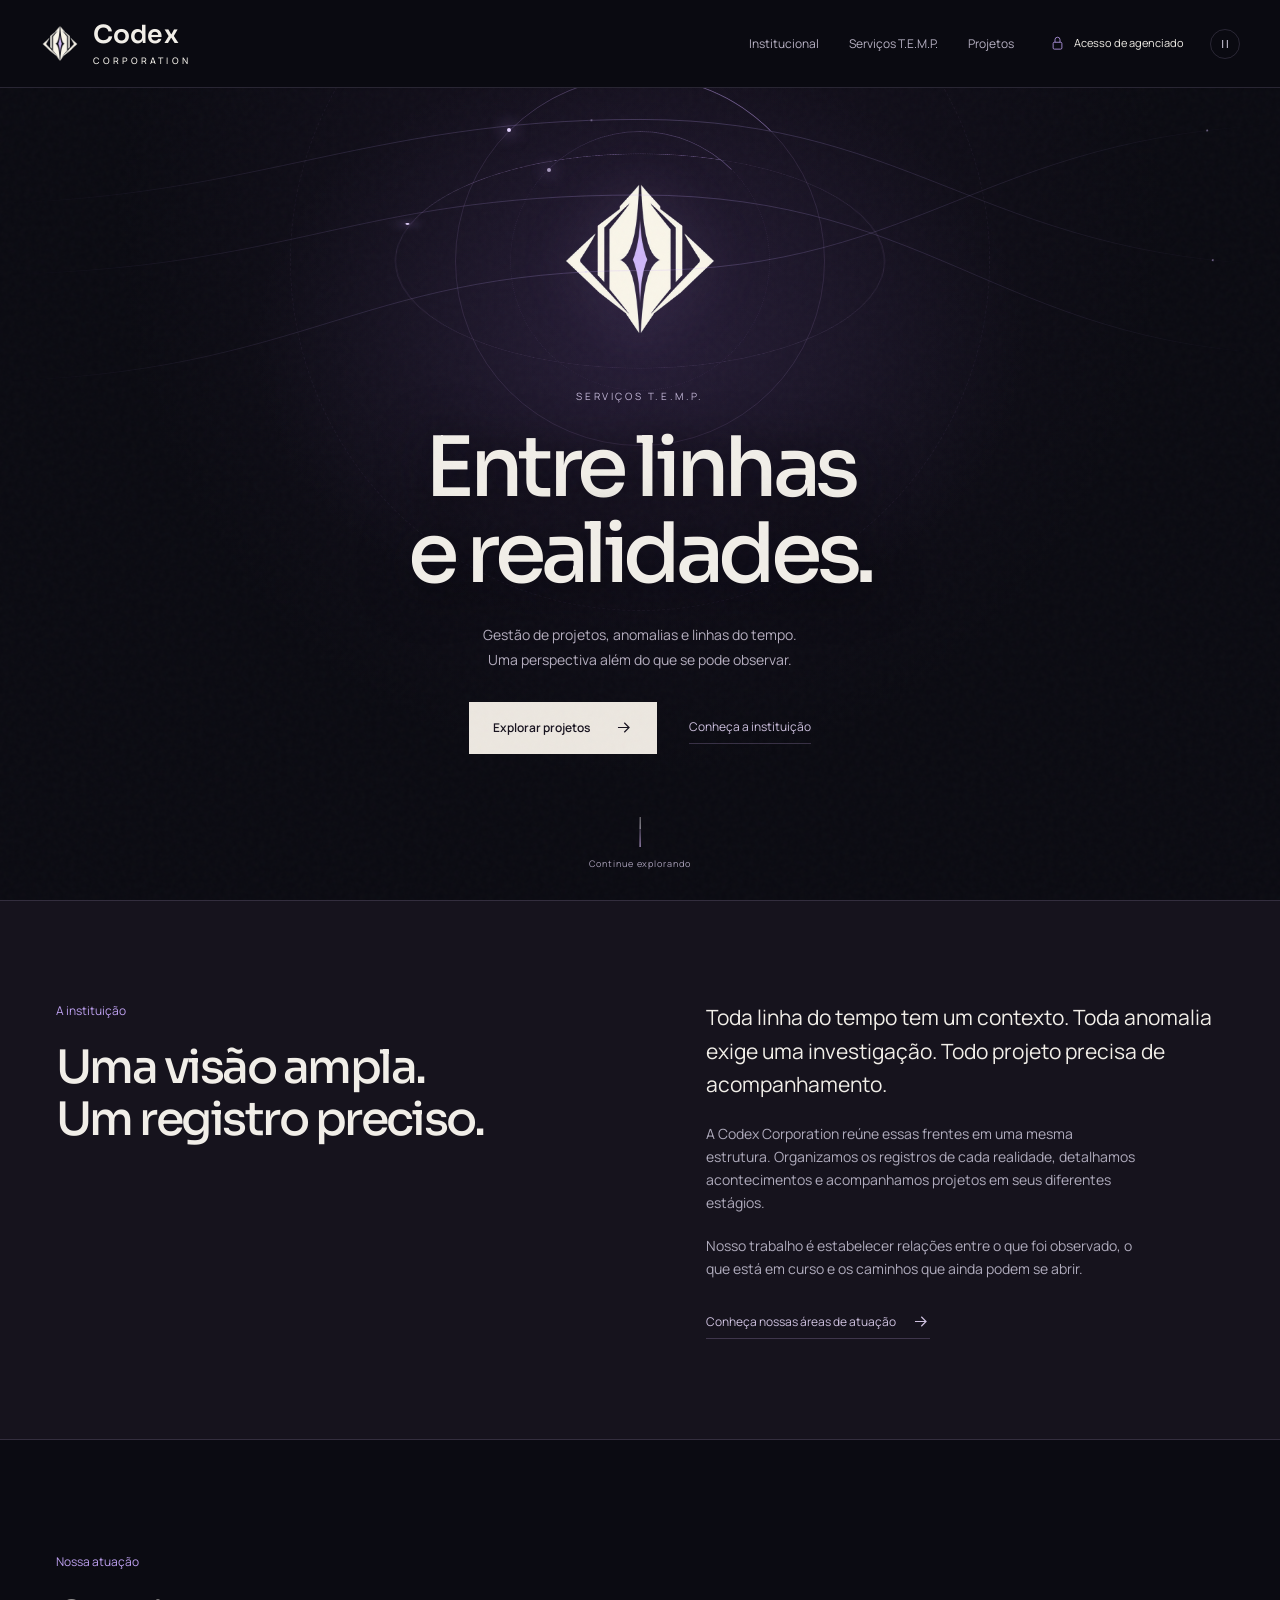
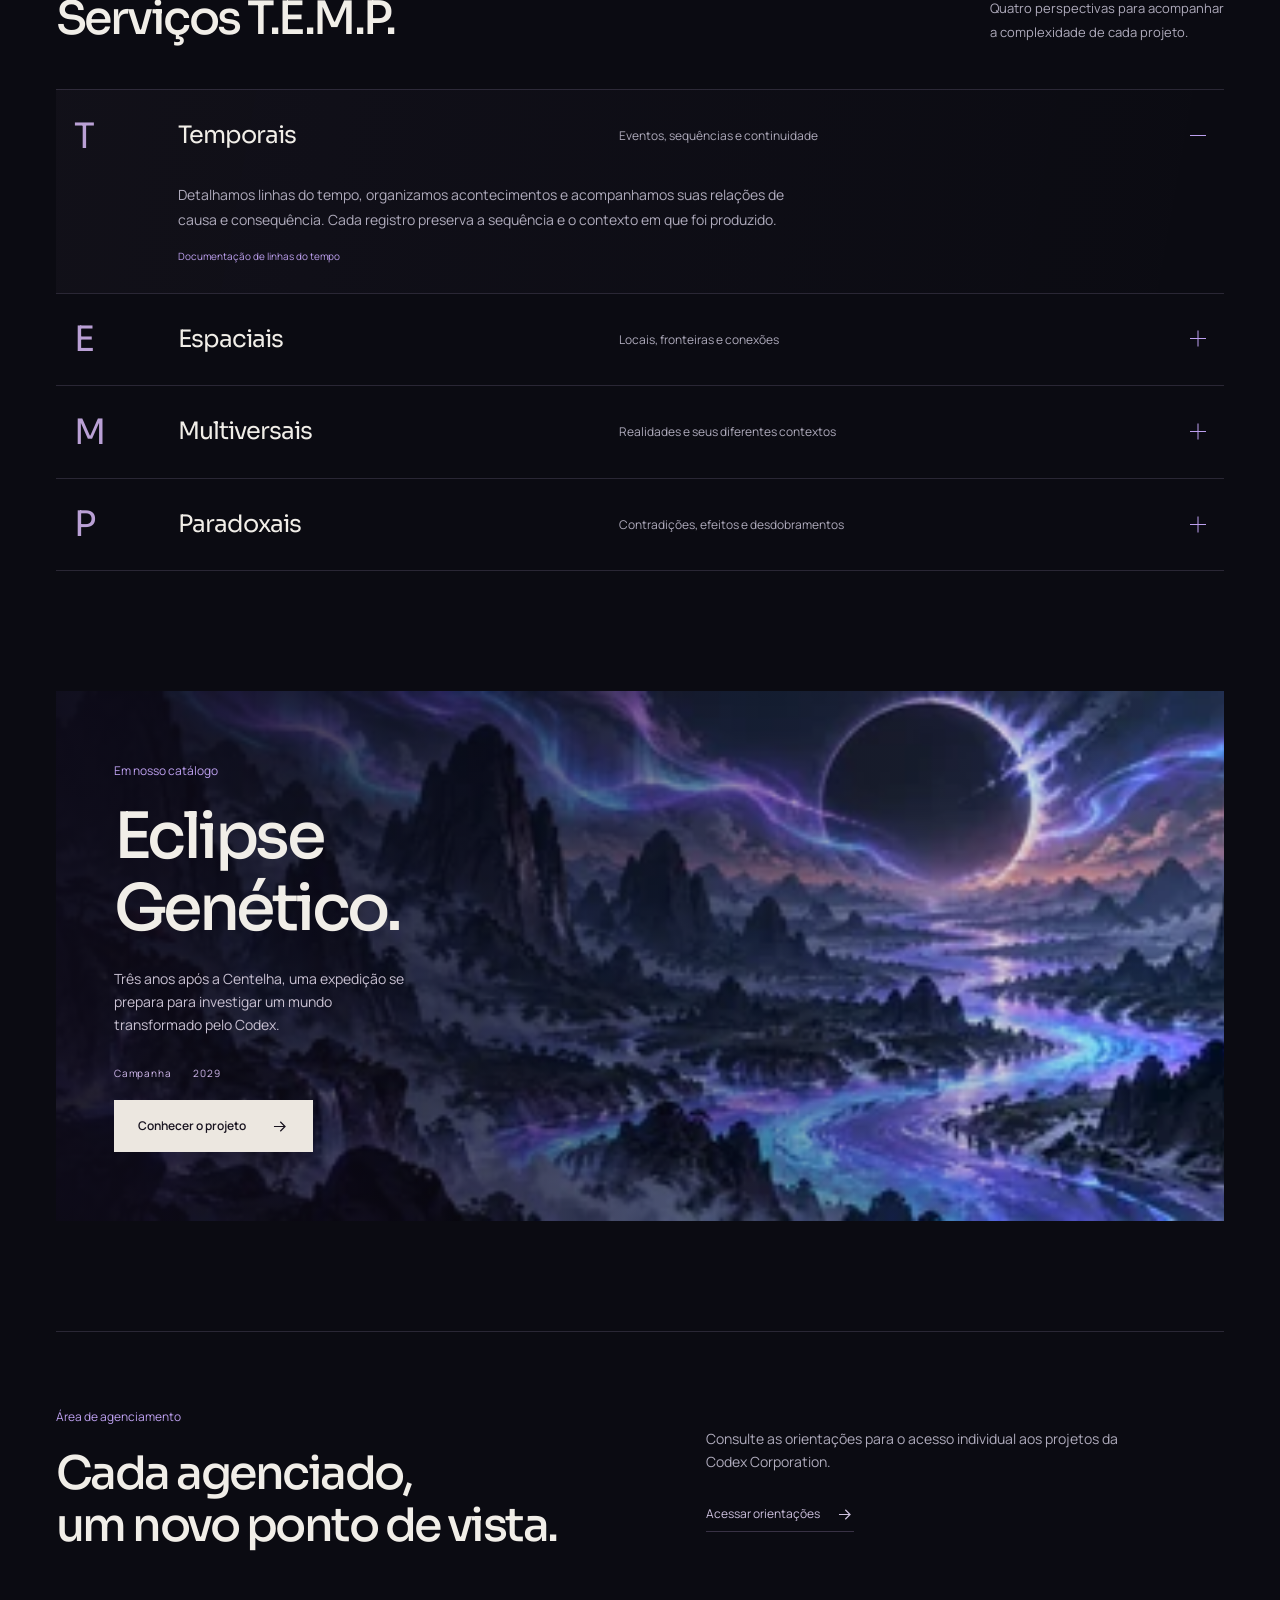
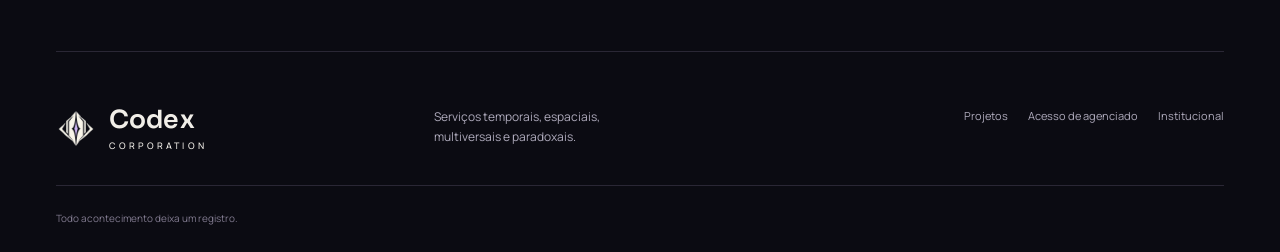
<file: index.html>
<!doctype html>
<html lang="pt-BR">
<head>
  <meta charset="utf-8">
  <meta name="viewport" content="width=device-width, initial-scale=1, viewport-fit=cover">
  <meta name="description" content="Codex Corporation. Gestão de projetos, anomalias e linhas do tempo. Serviços temporais, espaciais, multiversais e paradoxais.">
  <meta name="theme-color" content="#0b0b12">
  <meta property="og:title" content="Codex Corporation — Serviços T.E.M.P.">
  <meta property="og:description" content="Projetos, anomalias e linhas do tempo. Conheça a atuação da Codex Corporation.">
  <title>Codex Corporation — Serviços T.E.M.P.</title>
  <link rel="icon" type="image/png" href="assets/codex-icon.png">
  <link rel="preload" href="assets/sora.woff2" as="font" type="font/woff2" crossorigin><link rel="stylesheet" href="styles-v2.css"><link rel="stylesheet" href="mobile-v2.css?v=2">
  <script src="app-v2.js?v=4" defer></script><script src="reception.js" defer></script>
</head>
<body>
  <a class="skip-link" href="#conteudo">Pular para o conteúdo</a>
  <header class="site-header">
    <div class="header-inner">
      <a class="brand" href="index.html" aria-label="Codex Corporation, início"><img src="assets/codex-mark-192.webp" alt="" width="48" height="48"><span>Codex<span class="brand-sub">Corporation</span></span></a>
      <nav class="desktop-nav" aria-label="Navegação principal"><a href="#institucional">Institucional</a><a href="#atuacao">Serviços T.E.M.P.</a><a href="projetos.html">Projetos</a></nav>
      <a aria-label="Acesso de agenciado" class="access-link" href="agenciados.html"><svg viewBox="0 0 24 24" aria-hidden="true"><rect x="5" y="10" width="14" height="11" rx="2"/><path d="M8 10V6a4 4 0 0 1 8 0v4"/></svg><span class="access-full">Acesso de agenciado</span><span class="access-short" aria-hidden="true">Agenciado</span></a>
      <button class="motion-toggle" type="button" aria-label="Pausar animações" aria-pressed="false" title="Pausar animações"><svg viewBox="0 0 20 20" aria-hidden="true"><path class="pause-glyph" d="M7 5v10M13 5v10"/><path class="play-glyph" d="m7 5 8 5-8 5Z"/></svg></button><button class="menu-toggle" type="button" aria-label="Abrir menu" aria-expanded="false" aria-controls="mobile-nav"><span></span><span></span></button>
    </div>
    <nav id="mobile-nav" class="mobile-nav" aria-label="Navegação móvel" hidden><a href="index.html#institucional">Institucional</a><a href="index.html#atuacao">Serviços T.E.M.P.</a><a href="projetos.html">Projetos</a><a href="agenciados.html">Acesso de agenciado</a><button class="menu-motion" type="button" aria-label="Pausar animações" aria-pressed="false" title="Pausar animações"><svg viewBox="0 0 20 20" aria-hidden="true"><path class="pause-glyph" d="M7 5v10M13 5v10"/><path class="play-glyph" d="m7 5 8 5-8 5Z"/></svg><span class="motion-label">Pausar animações</span></button></nav>
  </header>

  <main id="conteudo">
    <section class="hero" aria-labelledby="hero-title"><div class="temporal-scene" aria-hidden="true"><div class="portal-haze"></div><div class="portal-orbit orbit-outer"></div><div class="portal-orbit orbit-middle"></div><div class="portal-orbit orbit-inner"></div><div class="portal-orbit orbit-fine"></div><div class="portal-sigil"><img src="assets/codex-mark-512.webp" alt="" width="1254" height="1254" fetchpriority="high"></div><svg class="temporal-lines" viewBox="0 0 1440 700" preserveAspectRatio="xMidYMid slice" fill="none"><defs><linearGradient id="thread" x1="0" x2="1440" gradientUnits="userSpaceOnUse"><stop stop-color="#bca1ef" stop-opacity="0"/><stop offset=".5" stop-color="#c6abff"/><stop offset="1" stop-color="#bca1ef" stop-opacity="0"/></linearGradient></defs><g stroke="url(#thread)"><path d="M-50 270C280 270 400 175 720 175S1110 340 1490 340"/><path d="M-50 470C340 470 390 345 720 345S1110 180 1490 180"/><path d="M-50 350C330 350 380 260 720 260S1130 440 1490 440"/></g><g class="timeline-flow" stroke="#d5bfff" stroke-width="2" stroke-dasharray="2 720"><path d="M-50 270C280 270 400 175 720 175S1110 340 1490 340"/><path d="M-50 470C340 470 390 345 720 345S1110 180 1490 180"/></g></svg></div><div class="hero-copy shell"><p class="hero-eyebrow">Serviços T.E.M.P.</p><h1 id="hero-title">Entre linhas<br>e realidades.</h1><p class="hero-description">Gestão de projetos, anomalias e linhas do tempo. <br>Uma perspectiva além do que se pode observar.</p><div class="hero-actions"><a class="button button-light" href="projetos.html">Explorar projetos<svg viewBox="0 0 24 24" aria-hidden="true"><path d="M5 12h14M13 6l6 6-6 6"/></svg></a><a class="text-link" href="#institucional">Conheça a instituição</a></div></div><a class="scroll-cue" href="#institucional" aria-label="Conhecer a instituição"><span></span>Continue explorando</a></section>

    

    <section id="institucional" class="institution-section section-pad">
      <div class="shell institution-grid">
        <div><p class="section-kicker">A instituição</p><h2>Uma visão ampla.<br>Um registro preciso.</h2></div>
        <div class="institution-copy"><p class="lead">Toda linha do tempo tem um contexto. Toda anomalia exige uma investigação. Todo projeto precisa de acompanhamento.</p><p>A Codex Corporation reúne essas frentes em uma mesma estrutura. Organizamos os registros de cada realidade, detalhamos acontecimentos e acompanhamos projetos em seus diferentes estágios.</p><p>Nosso trabalho é estabelecer relações entre o que foi observado, o que está em curso e os caminhos que ainda podem se abrir.</p><a class="text-link dark-link" href="#atuacao">Conheça nossas áreas de atuação<svg viewBox="0 0 24 24" aria-hidden="true"><path d="M5 12h14M13 6l6 6-6 6"/></svg></a></div>
      </div>
    </section>

    <section id="atuacao" class="shell section-pad services-section" aria-labelledby="services-title">
      <div class="section-heading"><div><p class="section-kicker">Nossa atuação</p><h2 id="services-title">Serviços T.E.M.P.</h2></div><p>Quatro perspectivas para acompanhar<br class="desktop-break"> a complexidade de cada projeto.</p></div>
      <div class="services-list">
        <details open><summary><span class="service-letter">T</span><span class="service-name">Temporais</span><span class="service-summary">Eventos, sequências e continuidade</span><span class="expand-icon" aria-hidden="true"></span></summary><div class="service-content"><p>Detalhamos linhas do tempo, organizamos acontecimentos e acompanhamos suas relações de causa e consequência. Cada registro preserva a sequência e o contexto em que foi produzido.</p><span>Documentação de linhas do tempo</span></div></details>
        <details><summary><span class="service-letter">E</span><span class="service-name">Espaciais</span><span class="service-summary">Locais, fronteiras e conexões</span><span class="expand-icon" aria-hidden="true"></span></summary><div class="service-content"><p>Mapeamos os espaços relacionados a cada projeto, identificamos conexões e documentamos alterações nos ambientes observados.</p><span>Leitura e organização espacial</span></div></details>
        <details><summary><span class="service-letter">M</span><span class="service-name">Multiversais</span><span class="service-summary">Realidades e seus diferentes contextos</span><span class="expand-icon" aria-hidden="true"></span></summary><div class="service-content"><p>Organizamos informações de diferentes realidades, preservando a identidade de cada uma. O acompanhamento considera seus pontos de contato, suas diferenças e as relações entre elas.</p><span>Coordenação entre realidades</span></div></details>
        <details><summary><span class="service-letter">P</span><span class="service-name">Paradoxais</span><span class="service-summary">Contradições, efeitos e desdobramentos</span><span class="expand-icon" aria-hidden="true"></span></summary><div class="service-content"><p>Investigamos ocorrências que desafiam a sequência esperada dos acontecimentos. Registramos suas manifestações e acompanhamos os efeitos que produzem nos projetos relacionados.</p><span>Investigação de anomalias</span></div></details>
      </div>
    </section>

    <section class="project-feature shell" aria-labelledby="featured-project-title">
      <a class="project-image" href="eclipse-genetico.html" tabindex="-1" aria-hidden="true"><img src="assets/eclipse-900.webp" srcset="assets/eclipse-480.webp 480w, assets/eclipse-900.webp 900w, assets/eclipse-1440.webp 1440w" sizes="(max-width: 640px) calc(100vw - 40px), (max-width: 1280px) 100vw, 1200px" alt="" width="1536" height="1024" loading="lazy"></a>
      <div class="project-feature-copy"><p class="section-kicker">Em nosso catálogo</p><h2 id="featured-project-title">Eclipse<br>Genético.</h2><p>Três anos após a Centelha, uma expedição se prepara para investigar um mundo transformado pelo Codex.</p><div class="project-meta"><span>Campanha</span><span>2029</span></div><a class="button button-light" href="eclipse-genetico.html">Conhecer o projeto<svg viewBox="0 0 24 24" aria-hidden="true"><path d="M5 12h14M13 6l6 6-6 6"/></svg></a></div>
    </section>

    <section class="agency-band shell"><div><p class="section-kicker">Área de agenciamento</p><h2>Cada agenciado,<br>um novo ponto de vista.</h2></div><div><p>Consulte as orientações para o acesso individual aos projetos da Codex Corporation.</p><a class="text-link" href="agenciados.html">Acessar orientações<svg viewBox="0 0 24 24" aria-hidden="true"><path d="M5 12h14M13 6l6 6-6 6"/></svg></a></div></section>
  </main>

  <footer class="site-footer shell"><a class="brand" href="index.html"><img src="assets/codex-mark-192.webp" alt="" width="44" height="44"><span>Codex<span class="brand-sub">Corporation</span></span></a><p>Serviços temporais, espaciais,<br>multiversais e paradoxais.</p><nav aria-label="Navegação do rodapé"><a href="projetos.html">Projetos</a><a href="agenciados.html">Acesso de agenciado</a><a href="index.html#institucional">Institucional</a></nav><span class="footer-signature">Todo acontecimento deixa um registro.</span></footer>
</body>
</html>
</file>
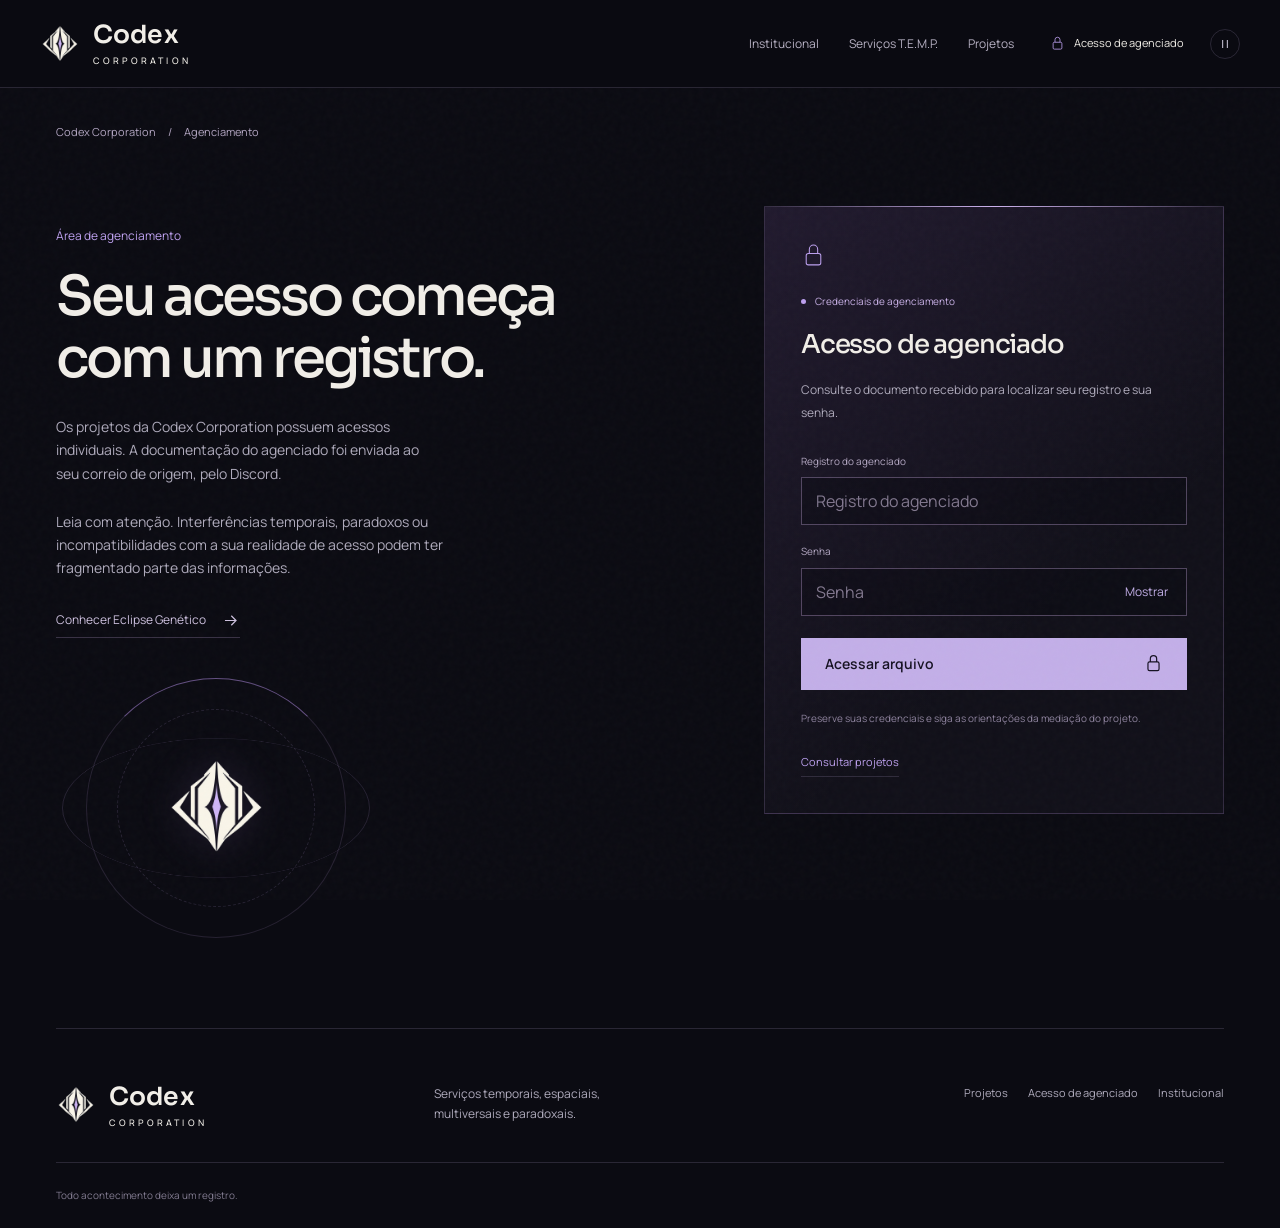
<file: agenciados.html>
<!doctype html>
<html lang="pt-BR">
<head><meta charset="utf-8"><meta name="viewport" content="width=device-width, initial-scale=1, viewport-fit=cover"><meta name="theme-color" content="#0b0b12"><meta name="description" content="Orientações para o agenciamento nos projetos da Codex Corporation."><title>Acesso de agenciado — Codex Corporation</title><link rel="icon" type="image/png" href="assets/codex-icon.png"><link rel="preload" href="assets/sora.woff2" as="font" type="font/woff2" crossorigin><link rel="stylesheet" href="styles-v2.css"><link rel="stylesheet" href="mobile-v2.css?v=2"><script src="app-v2.js?v=4" defer></script><link rel="stylesheet" href="access.css?v=4"><script src="assets/supabase-js-2.118.0.js" defer></script><script src="access-config.js" defer></script><script type="module" src="access.mjs?v=5"></script></head>
<body>
  <a class="skip-link" href="#conteudo">Pular para o conteúdo</a>
  <header class="site-header"><div class="header-inner"><a class="brand" href="index.html" aria-label="Codex Corporation, início"><img src="assets/codex-mark-192.webp" alt="" width="48" height="48"><span>Codex<span class="brand-sub">Corporation</span></span></a><nav class="desktop-nav" aria-label="Navegação principal"><a href="index.html#institucional">Institucional</a><a href="index.html#atuacao">Serviços T.E.M.P.</a><a href="projetos.html">Projetos</a></nav><a aria-label="Acesso de agenciado" class="access-link" href="agenciados.html" aria-current="page"><svg viewBox="0 0 24 24" aria-hidden="true"><rect x="5" y="10" width="14" height="11" rx="2"/><path d="M8 10V6a4 4 0 0 1 8 0v4"/></svg><span class="access-full">Acesso de agenciado</span><span class="access-short" aria-hidden="true">Agenciado</span></a><button class="motion-toggle" type="button" aria-label="Pausar animações" aria-pressed="false" title="Pausar animações"><svg viewBox="0 0 20 20" aria-hidden="true"><path class="pause-glyph" d="M7 5v10M13 5v10"/><path class="play-glyph" d="m7 5 8 5-8 5Z"/></svg></button><button class="menu-toggle" type="button" aria-label="Abrir menu" aria-expanded="false" aria-controls="mobile-nav"><span></span><span></span></button></div><nav id="mobile-nav" class="mobile-nav" aria-label="Navegação móvel" hidden><a href="index.html#institucional">Institucional</a><a href="index.html#atuacao">Serviços T.E.M.P.</a><a href="projetos.html">Projetos</a><a href="agenciados.html" aria-current="page">Acesso de agenciado</a><button class="menu-motion" type="button" aria-label="Pausar animações" aria-pressed="false" title="Pausar animações"><svg viewBox="0 0 20 20" aria-hidden="true"><path class="pause-glyph" d="M7 5v10M13 5v10"/><path class="play-glyph" d="m7 5 8 5-8 5Z"/></svg><span class="motion-label">Pausar animações</span></button></nav></header>
  <main id="conteudo" class="agency-main shell">
    <nav class="breadcrumb" aria-label="Caminho da página"><a href="index.html">Codex Corporation</a><span aria-hidden="true">/</span><span aria-current="page">Agenciamento</span></nav><a class="mobile-jump" href="#acesso">Ir para registro e senha ↓</a>
    <div id="login-layout" class="agency-layout"><div class="agency-intro"><p class="section-kicker">Área de agenciamento</p><h1>Seu acesso começa<br>com um registro.</h1><p>Os projetos da Codex Corporation possuem acessos individuais. A documentação do agenciado foi enviada ao seu correio de origem, pelo Discord.</p><p>Leia com atenção. Interferências temporais, paradoxos ou incompatibilidades com a sua realidade de acesso podem ter fragmentado parte das informações.</p><a class="text-link" href="eclipse-genetico.html">Conhecer Eclipse Genético<svg viewBox="0 0 24 24" aria-hidden="true"><path d="M5 12h14M13 6l6 6-6 6"/></svg></a><div class="agency-emblem" aria-hidden="true"><div class="agency-orbit"></div><img src="assets/codex-mark-512.webp" alt="" width="1254" height="1254"></div></div>
      <section id="acesso" class="access-panel" aria-labelledby="access-title"><svg class="access-lock" viewBox="0 0 24 24" aria-hidden="true"><rect x="5" y="10" width="14" height="11" rx="2"/><path d="M8 10V6a4 4 0 0 1 8 0v4"/></svg><p class="access-status"><span aria-hidden="true"></span>Credenciais de agenciamento</p><h2 id="access-title">Acesso de agenciado</h2><p id="access-notice">Consulte o documento recebido para localizar seu registro e sua senha.</p><form id="access-form" class="access-fields" aria-describedby="access-notice"><label for="agent-id">Registro do agenciado</label><input id="agent-id" name="username" autocomplete="username" autocapitalize="none" spellcheck="false" type="text" maxlength="300" placeholder="Registro do agenciado" required disabled><label for="agent-password">Senha</label><div class="password-field"><input id="agent-password" name="password" autocomplete="current-password" autocapitalize="none" spellcheck="false" type="password" maxlength="256" placeholder="Senha" required disabled><button id="password-reveal" class="password-reveal" type="button" aria-label="Mostrar senha" aria-pressed="false">Mostrar</button></div><button id="access-submit" class="button access-pending" type="submit" disabled>Acessar arquivo<svg viewBox="0 0 24 24" aria-hidden="true"><rect x="5" y="10" width="14" height="11" rx="2"/><path d="M8 10V6a4 4 0 0 1 8 0v4"/></svg></button></form><p id="access-feedback" role="status" aria-live="polite" hidden></p><noscript><p>Ative o JavaScript do navegador para conferir seu registro.</p></noscript><p class="access-footnote">Preserve suas credenciais e siga as orientações da mediação do projeto.</p><a href="projetos.html" class="back-link">Consultar projetos</a></section></div>

    <section id="agent-record" class="staff-portal" aria-labelledby="staff-title" hidden>
      <header class="staff-heading">
        <div><p id="staff-overline" class="staff-overline">Portal do agenciado</p><h1 id="staff-title" tabindex="-1">Bom retorno, <span id="record-name"></span>.</h1><p>Seu posto na Codex Corporation está ativo.</p></div>
        <button id="agent-logout" type="button" class="staff-logout">Encerrar sessão <span aria-hidden="true">↗</span></button>
      </header>
      <div class="staff-workspace">
        <aside class="staff-pass" aria-label="Credencial de funcionário">
          <div class="pass-brand"><img src="assets/codex-mark-192.webp" alt="" width="32" height="32"><span>Codex Corporation<small>Serviços T.E.M.P.</small></span></div>
          <div class="pass-portrait" aria-hidden="true"><div class="pass-seal"></div><span id="record-monogram"></span><img src="assets/codex-mark-512.webp" alt="" width="160" height="160"></div>
          <p id="pass-caption" class="pass-caption">Credencial de agenciamento</p><strong id="pass-name" class="pass-name"></strong><p id="record-badge" class="pass-number"></p>
          <span class="staff-active"><i aria-hidden="true"></i>Vínculo ativo</span>
          <dl class="pass-data"><div><dt>Lotação</dt><dd id="record-assignment">Projetos / Campo</dd></div><div><dt>Projeto vinculado</dt><dd id="record-project"></dd></div><div><dt id="record-position-label">Posição na transmissão</dt><dd id="record-position"></dd></div></dl>
          <details class="registry-details"><summary>Consultar registro de acesso</summary><p id="record-registry"></p></details>
          <div class="pass-bottom"><span aria-hidden="true" class="pass-bars"></span><span>Uso individual</span></div>
        </aside>
        <div class="staff-desk">
          <section id="master-panel" class="master-panel" aria-labelledby="master-title" hidden>
            <p class="staff-overline">Direção do projeto / Acesso reservado</p>
            <div class="master-heading"><h2 id="master-title">Mesa de mediação.</h2><span class="master-count"><strong id="master-count">—</strong><small>transmissões validadas</small></span></div>
            <p class="master-copy">Acompanhe os agenciados vinculados a Eclipse Genético.</p>
            <ul id="master-team" class="master-team" aria-label="Equipe de agenciados"></ul>
            <div class="master-footer"><p id="master-feedback" role="status" aria-live="polite"></p><button id="master-refresh" type="button" class="staff-logout">Atualizar registros <span aria-hidden="true">↻</span></button></div>
            <a class="staff-project-link" href="cofre.html">Abrir cofre de documentos <span aria-hidden="true">↗</span></a>
          </section>
          <ol class="staff-stages" aria-label="Situação do acesso"><li class="stage-complete"><span aria-hidden="true">✓</span><div>Registro<small>Identificação conferida</small></div></li><li id="transmission-stage" aria-current="step"><span aria-hidden="true">02</span><div>Transmissão<small id="transmission-label">Aguardando recomposição</small></div></li><li id="archive-stage"><span aria-hidden="true">03</span><div>Arquivo<small id="archive-label">Acesso pendente</small></div></li></ol>
          <section id="transmission-panel" class="transmission-panel" aria-labelledby="transmission-title">
            <div class="transmission-heading"><span class="signal-mark" aria-hidden="true"><i></i><i></i><i></i><i></i><i></i><i></i><i></i></span><p>Canal de origem / 09 vestígios</p></div>
            <h2 id="transmission-title">Toda parte pertence<br>a um mesmo sinal.</h2>
            <p class="transmission-copy">Reúna os vestígios preservados pelos nove agenciados. A sequência recomposta permite localizar o arquivo vinculado à equipe.</p>
            <form id="centelha-form" class="centelha-form"><label for="centelha-code">Sequência recuperada</label><div><input id="centelha-code" name="sequence" type="text" maxlength="40" autocomplete="off" autocapitalize="characters" spellcheck="false" placeholder="Informe a sequência" aria-describedby="centelha-hint" required><button id="centelha-submit" type="submit">Validar transmissão <span aria-hidden="true">↗</span></button></div><p id="centelha-hint">Confira a ordem e preserve os sinais da mensagem.</p></form>
            <p id="centelha-feedback" class="centelha-feedback" role="status" aria-live="polite" hidden></p>
          </section>
          <div id="centelha-complete" class="transmission-complete" hidden><span aria-hidden="true">✓</span><div><strong>Transmissão recomposta</strong><p>A assinatura da equipe foi reconhecida. Seu vínculo com o arquivo está preservado.</p></div></div>
          <section id="paradox-archive" class="paradox-archive" aria-labelledby="paradox-title" hidden>
            <div class="paradox-art" aria-hidden="true"><div class="archive-orbit"></div><div class="archive-plane plane-back"></div><div class="archive-plane plane-front"></div><img src="assets/codex-mark-512.webp" alt="" width="150" height="150"><div class="archive-cut"></div><span class="paradox-coordinate">T.E.M.P. / ARQUIVO DE EQUIPE</span></div>
            <div class="paradox-copy"><p class="paradox-phase">Segunda parte / Cofre de documentos</p><h2 id="paradox-title" tabindex="-1">Em paradoxo.</h2><p>O arquivo foi localizado, mas permanece deslocado desta realidade. Seus documentos ainda não podem ser materializados pela Codex Corporation.</p><p class="paradox-followup">Preserve suas descobertas. A mediação avisará quando o acesso à próxima etapa for possível.</p><span class="paradox-state"><i aria-hidden="true"></i>Aguardando convergência</span><a class="staff-project-link" href="cofre.html">Consultar cofre de documentos <span aria-hidden="true">↗</span></a></div>
          </section>
          <a class="staff-project-link" href="eclipse-genetico.html">Consultar o projeto Eclipse Genético <span aria-hidden="true">↗</span></a>
        </div>
      </div>
    </section>
  </main>
  <footer class="site-footer shell"><a class="brand" href="index.html"><img src="assets/codex-mark-192.webp" alt="" width="44" height="44"><span>Codex<span class="brand-sub">Corporation</span></span></a><p>Serviços temporais, espaciais,<br>multiversais e paradoxais.</p><nav aria-label="Navegação do rodapé"><a href="projetos.html">Projetos</a><a href="agenciados.html">Acesso de agenciado</a><a href="index.html#institucional">Institucional</a></nav><span class="footer-signature">Todo acontecimento deixa um registro.</span></footer>
</body>
</html>
</file>
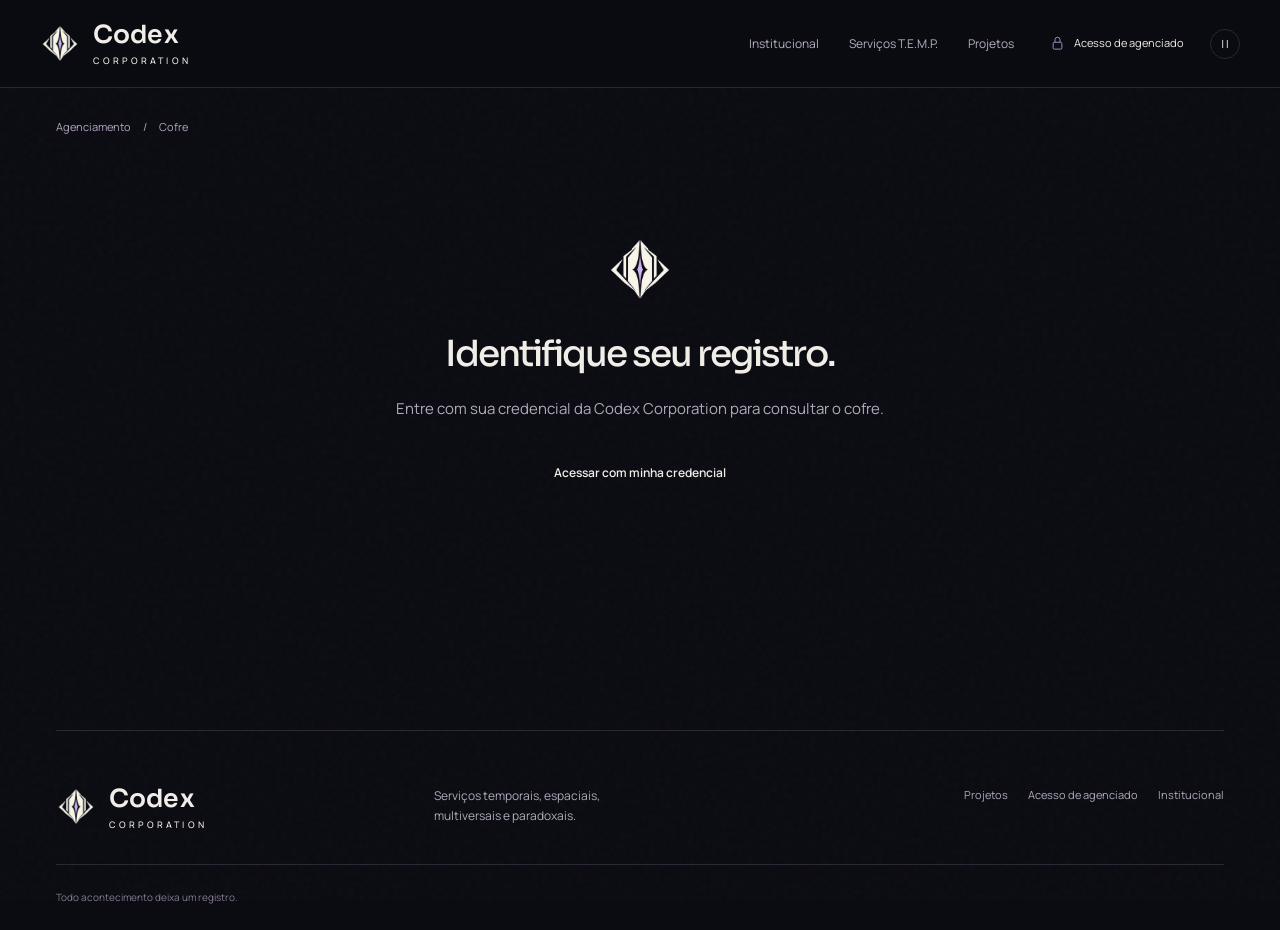
<file: cofre.html>
<!doctype html>
<html lang="pt-BR">
<head><meta charset="utf-8"><meta name="viewport" content="width=device-width, initial-scale=1, viewport-fit=cover"><meta name="theme-color" content="#0b0b12"><meta name="description" content="Cofre de documentos do projeto Eclipse Genético, Codex Corporation."><meta name="robots" content="noindex,nofollow"><title>Cofre de documentos — Codex Corporation</title><link rel="icon" type="image/png" href="assets/codex-icon.png"><link rel="preload" href="assets/sora.woff2" as="font" type="font/woff2" crossorigin><link rel="stylesheet" href="styles-v2.css"><link rel="stylesheet" href="mobile-v2.css?v=2"><link rel="stylesheet" href="cofre.css?v=1"><script src="app-v2.js?v=4" defer></script><script src="assets/supabase-js-2.118.0.js" defer></script><script src="access-config.js" defer></script><script type="module" src="cofre.mjs?v=1"></script></head>
<body><a class="skip-link" href="#conteudo">Pular para o conteúdo</a><header class="site-header"><div class="header-inner"><a class="brand" href="index.html" aria-label="Codex Corporation, início"><img src="assets/codex-mark-192.webp" alt="" width="48" height="48"><span>Codex<span class="brand-sub">Corporation</span></span></a><nav class="desktop-nav" aria-label="Navegação principal"><a href="index.html#institucional">Institucional</a><a href="index.html#atuacao">Serviços T.E.M.P.</a><a href="projetos.html">Projetos</a></nav><a aria-label="Acesso de agenciado" class="access-link" href="agenciados.html" aria-current="page"><svg viewBox="0 0 24 24" aria-hidden="true"><rect x="5" y="10" width="14" height="11" rx="2"/><path d="M8 10V6a4 4 0 0 1 8 0v4"/></svg><span class="access-full">Acesso de agenciado</span><span class="access-short" aria-hidden="true">Agenciado</span></a><button class="motion-toggle" type="button" aria-label="Pausar animações" aria-pressed="false" title="Pausar animações"><svg viewBox="0 0 20 20" aria-hidden="true"><path class="pause-glyph" d="M7 5v10M13 5v10"/><path class="play-glyph" d="m7 5 8 5-8 5Z"/></svg></button><button class="menu-toggle" type="button" aria-label="Abrir menu" aria-expanded="false" aria-controls="mobile-nav"><span></span><span></span></button></div><nav id="mobile-nav" class="mobile-nav" aria-label="Navegação móvel" hidden><a href="index.html#institucional">Institucional</a><a href="index.html#atuacao">Serviços T.E.M.P.</a><a href="projetos.html">Projetos</a><a href="agenciados.html" aria-current="page">Acesso de agenciado</a><button class="menu-motion" type="button" aria-label="Pausar animações" aria-pressed="false" title="Pausar animações"><svg viewBox="0 0 20 20" aria-hidden="true"><path class="pause-glyph" d="M7 5v10M13 5v10"/><path class="play-glyph" d="m7 5 8 5-8 5Z"/></svg><span class="motion-label">Pausar animações</span></button></nav></header>
<main id="conteudo" class="vault-main shell">
  <nav class="breadcrumb" aria-label="Caminho da página"><a href="agenciados.html">Agenciamento</a><span aria-hidden="true">/</span><span aria-current="page">Cofre</span></nav>
  <section id="vault-access" class="vault-access" aria-labelledby="vault-access-title" aria-live="polite"><img src="assets/codex-mark-192.webp" alt="" width="68" height="68"><h1 id="vault-access-title">Conferindo seu registro.</h1><p id="vault-access-copy">Aguarde enquanto a Codex Corporation verifica seu acesso.</p><a id="vault-access-link" class="button" href="agenciados.html?destino=cofre" hidden>Acessar com minha credencial</a><noscript><p>Ative o JavaScript para consultar o cofre.</p></noscript></section>
  <div id="vault-workspace" hidden>
    <header class="vault-head"><div><p class="vault-context">Eclipse Genético / Arquivo da equipe</p><h1>Cofre de documentos.</h1><p class="vault-description">Seis segredos se encontram em três conexões.<br>As três conduzem a um único arquivo.</p></div><p class="vault-presence"><strong id="vault-person"></strong><span><i aria-hidden="true"></i>Registro reconhecido</span></p></header>
    <aside id="vault-preview" class="vault-preview" aria-label="Prévia visual do mestre" hidden><div><strong>Prévia do mestre</strong><p id="preview-live" role="status" aria-live="polite">Simulação visual. O progresso da equipe permanece intacto.</p></div><div class="preview-actions"><button id="preview-advance" type="button">Avançar prévia</button><button id="preview-reset" type="button" disabled>Reiniciar</button></div></aside>
    <section class="vault-frame" aria-label="Seis segredos iniciais, três segredos menores e um segredo final">
      <div class="vault-index"><span class="vault-chain" aria-label="6 para 3 para 1"><b>6</b><svg viewBox="0 0 24 8" aria-hidden="true"><path d="M0 4h23m-4-3 4 3-4 3"/></svg><b>3</b><svg viewBox="0 0 24 8" aria-hidden="true"><path d="M0 4h23m-4-3 4 3-4 3"/></svg><b>1</b></span><span id="vault-state">Arquivo em paradoxo</span></div>
      <div id="vault-diagram" class="vault-branches"></div>
      <div class="vault-collector" aria-hidden="true"></div>
      <button class="vault-core" type="button" data-secret="final" data-state="locked" aria-haspopup="dialog" aria-label="Segredo final. Consultar estado."><span class="core-inner"><span class="core-eyebrow">Selo central</span><strong class="core-title">Último segredo.</strong><span id="core-caption" class="core-caption">Aguardando os três segredos menores.</span></span><span class="core-art" aria-hidden="true"><span class="core-halo"></span><span class="core-plane back"></span><span class="core-plane front"></span><img src="assets/codex-mark-192.webp" alt="" width="61" height="76"></span></button>
      <div class="vault-bottom"><p>Cada par de segredos recompõe uma conexão.<br>Selecione um ponto para consultar seu estado.</p><span class="vault-tally"><strong id="vault-resolved">00</strong> / 10 resolvidos</span></div>
    </section>
    <div class="vault-note"><p>Os conteúdos permanecem em paradoxo. A mediação avisará quando os primeiros segredos puderem ser recuperados.</p><a href="agenciados.html">Voltar ao agenciamento</a></div>
  </div>
  <dialog id="secret-dialog" class="secret-dialog" aria-labelledby="secret-title" aria-describedby="secret-copy"><div class="secret-content"><button id="secret-close" class="secret-close" type="button" aria-label="Fechar detalhes">×</button><p id="secret-label" class="secret-label"></p><h2 id="secret-title"></h2><p id="secret-copy"></p><div class="secret-dependencies"><strong>Conexões necessárias</strong><span id="secret-requires"></span></div><span class="secret-status"><i aria-hidden="true"></i><span id="secret-state"></span></span></div></dialog>
</main><footer class="site-footer shell"><a class="brand" href="index.html"><img src="assets/codex-mark-192.webp" alt="" width="44" height="44"><span>Codex<span class="brand-sub">Corporation</span></span></a><p>Serviços temporais, espaciais,<br>multiversais e paradoxais.</p><nav aria-label="Navegação do rodapé"><a href="projetos.html">Projetos</a><a href="agenciados.html">Acesso de agenciado</a><a href="index.html#institucional">Institucional</a></nav><span class="footer-signature">Todo acontecimento deixa um registro.</span></footer></body></html>
</file>
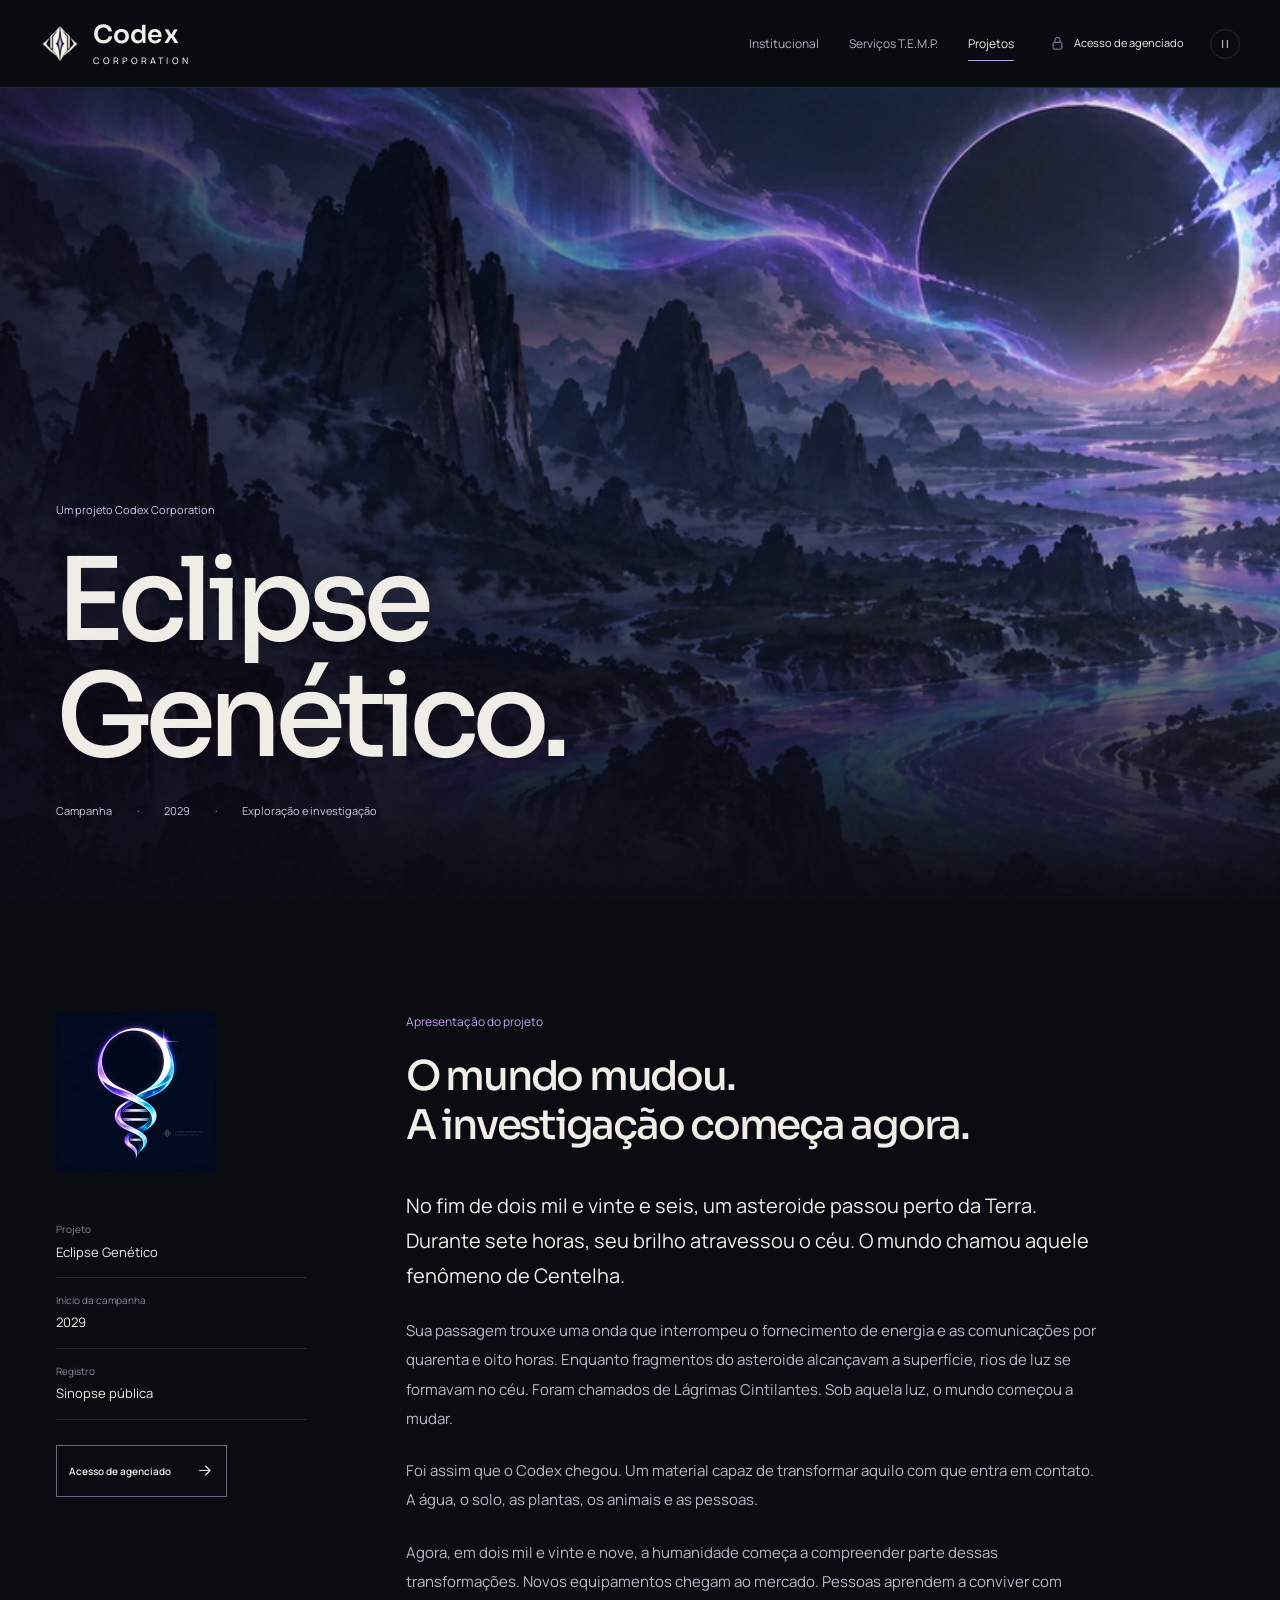
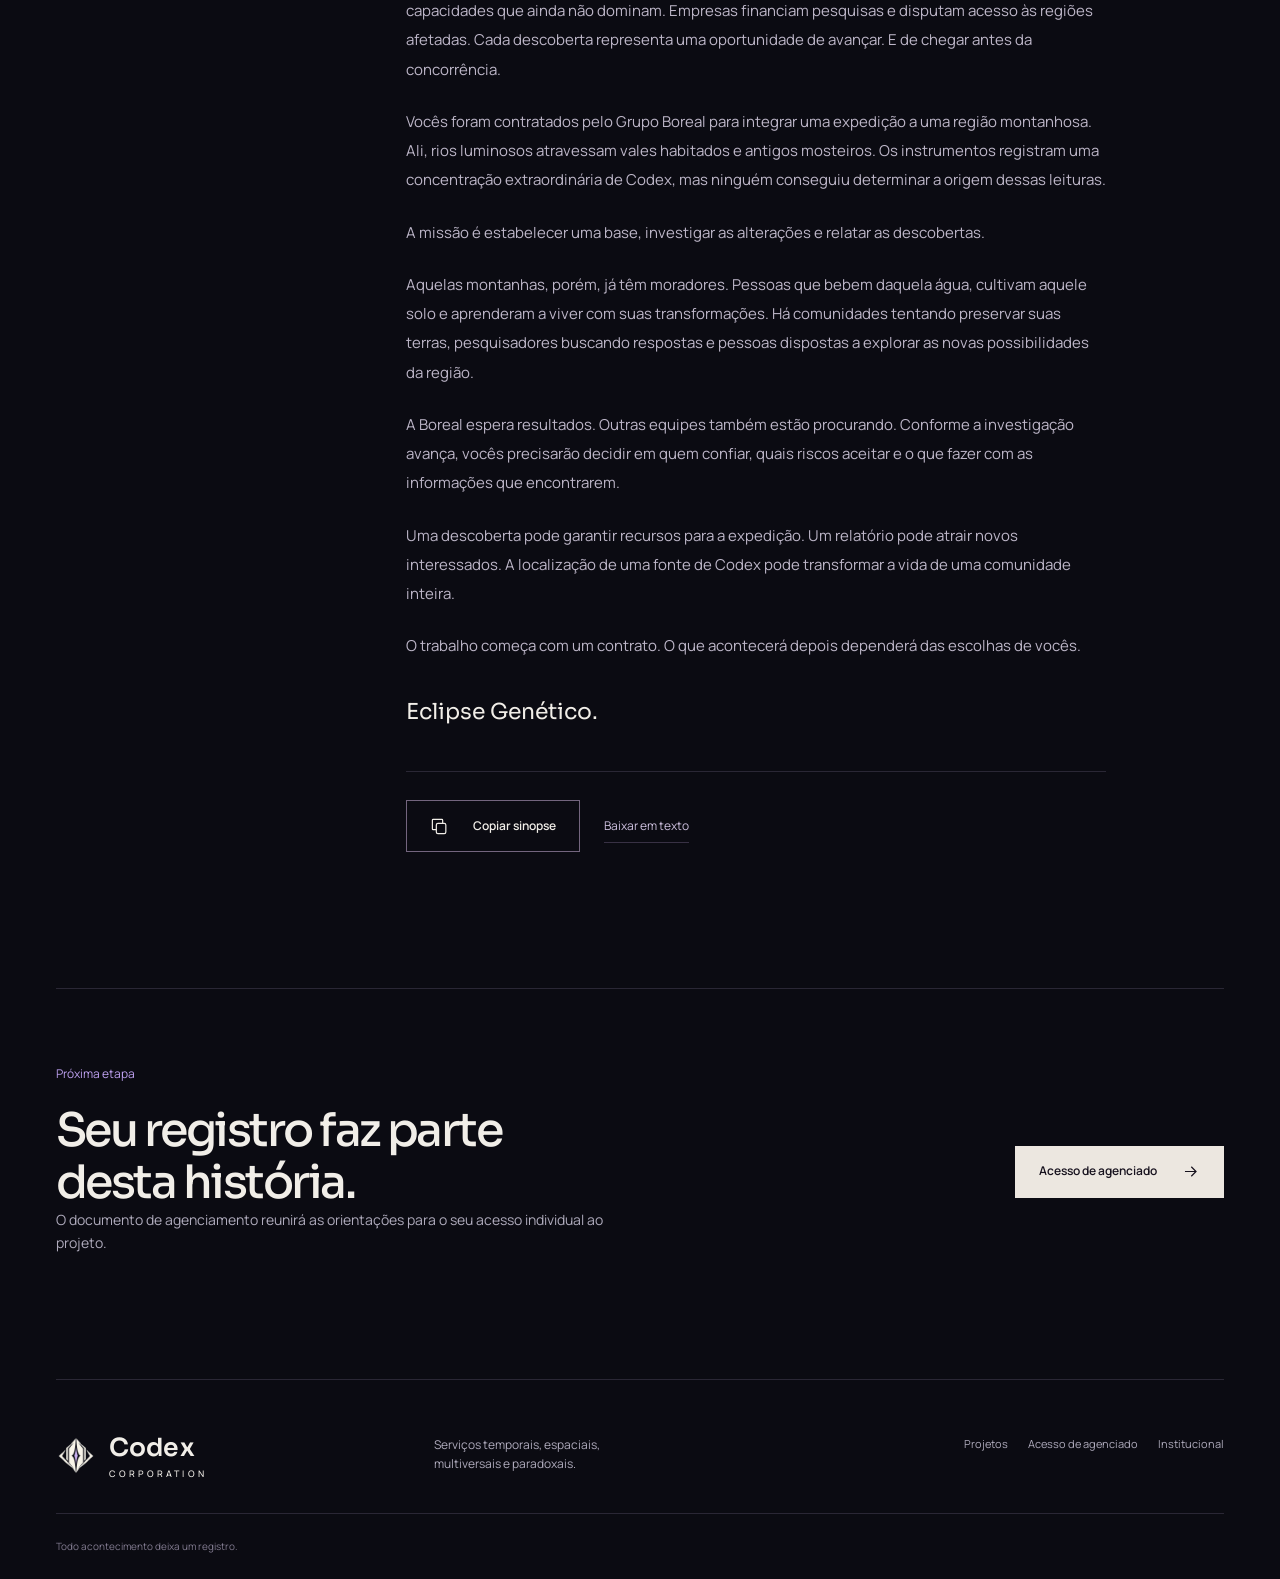
<file: eclipse-genetico.html>
<!doctype html>
<html lang="pt-BR">
<head><meta charset="utf-8"><meta name="viewport" content="width=device-width, initial-scale=1, viewport-fit=cover"><meta name="theme-color" content="#0b0b12"><meta name="description" content="Eclipse Genético: em 2029, uma expedição contratada pelo Grupo Boreal investiga uma região profundamente transformada pelo Codex."><meta property="og:title" content="Eclipse Genético — Um projeto Codex Corporation"><meta property="og:description" content="Três anos após a Centelha, uma expedição se prepara para explorar o desconhecido."><title>Eclipse Genético — Codex Corporation</title><link rel="icon" type="image/png" href="assets/codex-icon.png"><link rel="preload" href="assets/sora.woff2" as="font" type="font/woff2" crossorigin><link rel="stylesheet" href="styles-v2.css"><link rel="stylesheet" href="mobile-v2.css?v=2"><script src="app-v2.js?v=4" defer></script></head>
<body>
  <a class="skip-link" href="#conteudo">Pular para o conteúdo</a>
  <header class="site-header"><div class="header-inner"><a class="brand" href="index.html" aria-label="Codex Corporation, início"><img src="assets/codex-mark-192.webp" alt="" width="48" height="48"><span>Codex<span class="brand-sub">Corporation</span></span></a><nav class="desktop-nav" aria-label="Navegação principal"><a href="index.html#institucional">Institucional</a><a href="index.html#atuacao">Serviços T.E.M.P.</a><a href="projetos.html" aria-current="page">Projetos</a></nav><a aria-label="Acesso de agenciado" class="access-link" href="agenciados.html"><svg viewBox="0 0 24 24" aria-hidden="true"><rect x="5" y="10" width="14" height="11" rx="2"/><path d="M8 10V6a4 4 0 0 1 8 0v4"/></svg><span class="access-full">Acesso de agenciado</span><span class="access-short" aria-hidden="true">Agenciado</span></a><button class="motion-toggle" type="button" aria-label="Pausar animações" aria-pressed="false" title="Pausar animações"><svg viewBox="0 0 20 20" aria-hidden="true"><path class="pause-glyph" d="M7 5v10M13 5v10"/><path class="play-glyph" d="m7 5 8 5-8 5Z"/></svg></button><button class="menu-toggle" type="button" aria-label="Abrir menu" aria-expanded="false" aria-controls="mobile-nav"><span></span><span></span></button></div><nav id="mobile-nav" class="mobile-nav" aria-label="Navegação móvel" hidden><a href="index.html#institucional">Institucional</a><a href="index.html#atuacao">Serviços T.E.M.P.</a><a href="projetos.html">Projetos</a><a href="agenciados.html">Acesso de agenciado</a><button class="menu-motion" type="button" aria-label="Pausar animações" aria-pressed="false" title="Pausar animações"><svg viewBox="0 0 20 20" aria-hidden="true"><path class="pause-glyph" d="M7 5v10M13 5v10"/><path class="play-glyph" d="m7 5 8 5-8 5Z"/></svg><span class="motion-label">Pausar animações</span></button></nav></header>
  <main id="conteudo">
    
    <section class="campaign-hero" aria-labelledby="campaign-title"><div class="campaign-visual"><img class="campaign-cover" src="assets/eclipse-900.webp" srcset="assets/eclipse-480.webp 480w, assets/eclipse-900.webp 900w, assets/eclipse-1440.webp 1440w" sizes="(max-width: 640px) 100vw, (max-width: 1280px) 100vw, 1200px" alt="Montanhas e rios luminosos sob um céu atravessado por uma aurora violeta e um eclipse." width="1536" height="1024" fetchpriority="high"><div class="aurora-light" aria-hidden="true"></div></div><div class="campaign-overlay shell"><p>Um projeto Codex Corporation</p><h1 id="campaign-title">Eclipse<br>Genético.</h1><div class="campaign-tags"><span>Campanha</span><span>2029</span><span>Exploração e investigação</span></div><p class="campaign-intro">Três anos após a Centelha, uma expedição investiga um mundo transformado pelo Codex.</p><nav class="campaign-links" aria-label="Acessos do projeto"><a class="button button-light" href="#sinopse">Ler sinopse</a><a class="button button-outline" href="agenciados.html">Agenciamento</a></nav></div></section>
    <section id="sinopse" class="synopsis-layout shell section-pad" aria-labelledby="synopsis-title">
      <aside class="project-aside"><img src="assets/eclipse-mark-320.webp" srcset="assets/eclipse-mark-320.webp 320w, assets/eclipse-mark-640.webp 640w" sizes="160px" alt="Símbolo de Eclipse Genético: um eclipse conectado a uma dupla hélice luminosa." width="1254" height="1254" loading="lazy"><dl><div><dt>Projeto</dt><dd>Eclipse Genético</dd></div><div><dt>Início da campanha</dt><dd>2029</dd></div><div><dt>Registro</dt><dd>Sinopse pública</dd></div></dl><a class="button button-outline" href="agenciados.html">Acesso de agenciado<svg viewBox="0 0 24 24" aria-hidden="true"><path d="M5 12h14M13 6l6 6-6 6"/></svg></a></aside>
      <div class="synopsis-copy"><p class="section-kicker">Apresentação do projeto</p><h2 id="synopsis-title"><span class="desktop-copy">O mundo mudou.<br>A investigação começa agora.</span><span class="phone-copy">Sinopse</span></h2><div id="synopsis-text">
        <p>No fim de dois mil e vinte e seis, um asteroide passou perto da Terra. Durante sete horas, seu brilho atravessou o céu. O mundo chamou aquele fenômeno de Centelha.</p>
        <p>Sua passagem trouxe uma onda que interrompeu o fornecimento de energia e as comunicações por quarenta e oito horas. Enquanto fragmentos do asteroide alcançavam a superfície, rios de luz se formavam no céu. Foram chamados de Lágrimas Cintilantes. Sob aquela luz, o mundo começou a mudar.</p>
        <p>Foi assim que o Codex chegou. Um material capaz de transformar aquilo com que entra em contato. A água, o solo, as plantas, os animais e as pessoas.</p>
        <p>Agora, em dois mil e vinte e nove, a humanidade começa a compreender parte dessas transformações. Novos equipamentos chegam ao mercado. Pessoas aprendem a conviver com capacidades que ainda não dominam. Empresas financiam pesquisas e disputam acesso às regiões afetadas. Cada descoberta representa uma oportunidade de avançar. E de chegar antes da concorrência.</p>
        <p>Vocês foram contratados pelo Grupo Boreal para integrar uma expedição a uma região montanhosa. Ali, rios luminosos atravessam vales habitados e antigos mosteiros. Os instrumentos registram uma concentração extraordinária de Codex, mas ninguém conseguiu determinar a origem dessas leituras.</p>
        <p>A missão é estabelecer uma base, investigar as alterações e relatar as descobertas.</p>
        <p>Aquelas montanhas, porém, já têm moradores. Pessoas que bebem daquela água, cultivam aquele solo e aprenderam a viver com suas transformações. Há comunidades tentando preservar suas terras, pesquisadores buscando respostas e pessoas dispostas a explorar as novas possibilidades da região.</p>
        <p>A Boreal espera resultados. Outras equipes também estão procurando. Conforme a investigação avança, vocês precisarão decidir em quem confiar, quais riscos aceitar e o que fazer com as informações que encontrarem.</p>
        <p>Uma descoberta pode garantir recursos para a expedição. Um relatório pode atrair novos interessados. A localização de uma fonte de Codex pode transformar a vida de uma comunidade inteira.</p>
        <p>O trabalho começa com um contrato. O que acontecerá depois dependerá das escolhas de vocês.</p>
        <p>Eclipse Genético.</p>
      </div><div class="synopsis-actions"><button type="button" class="button button-outline" data-copy-synopsis><svg viewBox="0 0 24 24" aria-hidden="true"><rect x="8" y="8" width="12" height="13" rx="2"/><path d="M16 8V4a1 1 0 0 0-1-1H4a1 1 0 0 0-1 1v11a1 1 0 0 0 1 1h4"/></svg>Copiar sinopse</button><a class="text-link" href="assets/sinopse-eclipse-genetico.txt" download>Baixar em texto</a><span class="copy-status" role="status" aria-live="polite"></span></div></div>
    </section>
    <section class="campaign-access shell"><div><p class="section-kicker">Próxima etapa</p><h2>Seu registro faz parte<br>desta história.</h2><p>O documento de agenciamento reunirá as orientações para o seu acesso individual ao projeto.</p></div><a class="button button-light" href="agenciados.html">Acesso de agenciado<svg viewBox="0 0 24 24" aria-hidden="true"><path d="M5 12h14M13 6l6 6-6 6"/></svg></a></section>
  </main>
  <footer class="site-footer shell"><a class="brand" href="index.html"><img src="assets/codex-mark-192.webp" alt="" width="44" height="44"><span>Codex<span class="brand-sub">Corporation</span></span></a><p>Serviços temporais, espaciais,<br>multiversais e paradoxais.</p><nav aria-label="Navegação do rodapé"><a href="projetos.html">Projetos</a><a href="agenciados.html">Acesso de agenciado</a><a href="index.html#institucional">Institucional</a></nav><span class="footer-signature">Todo acontecimento deixa um registro.</span></footer>
</body>
</html>
</file>
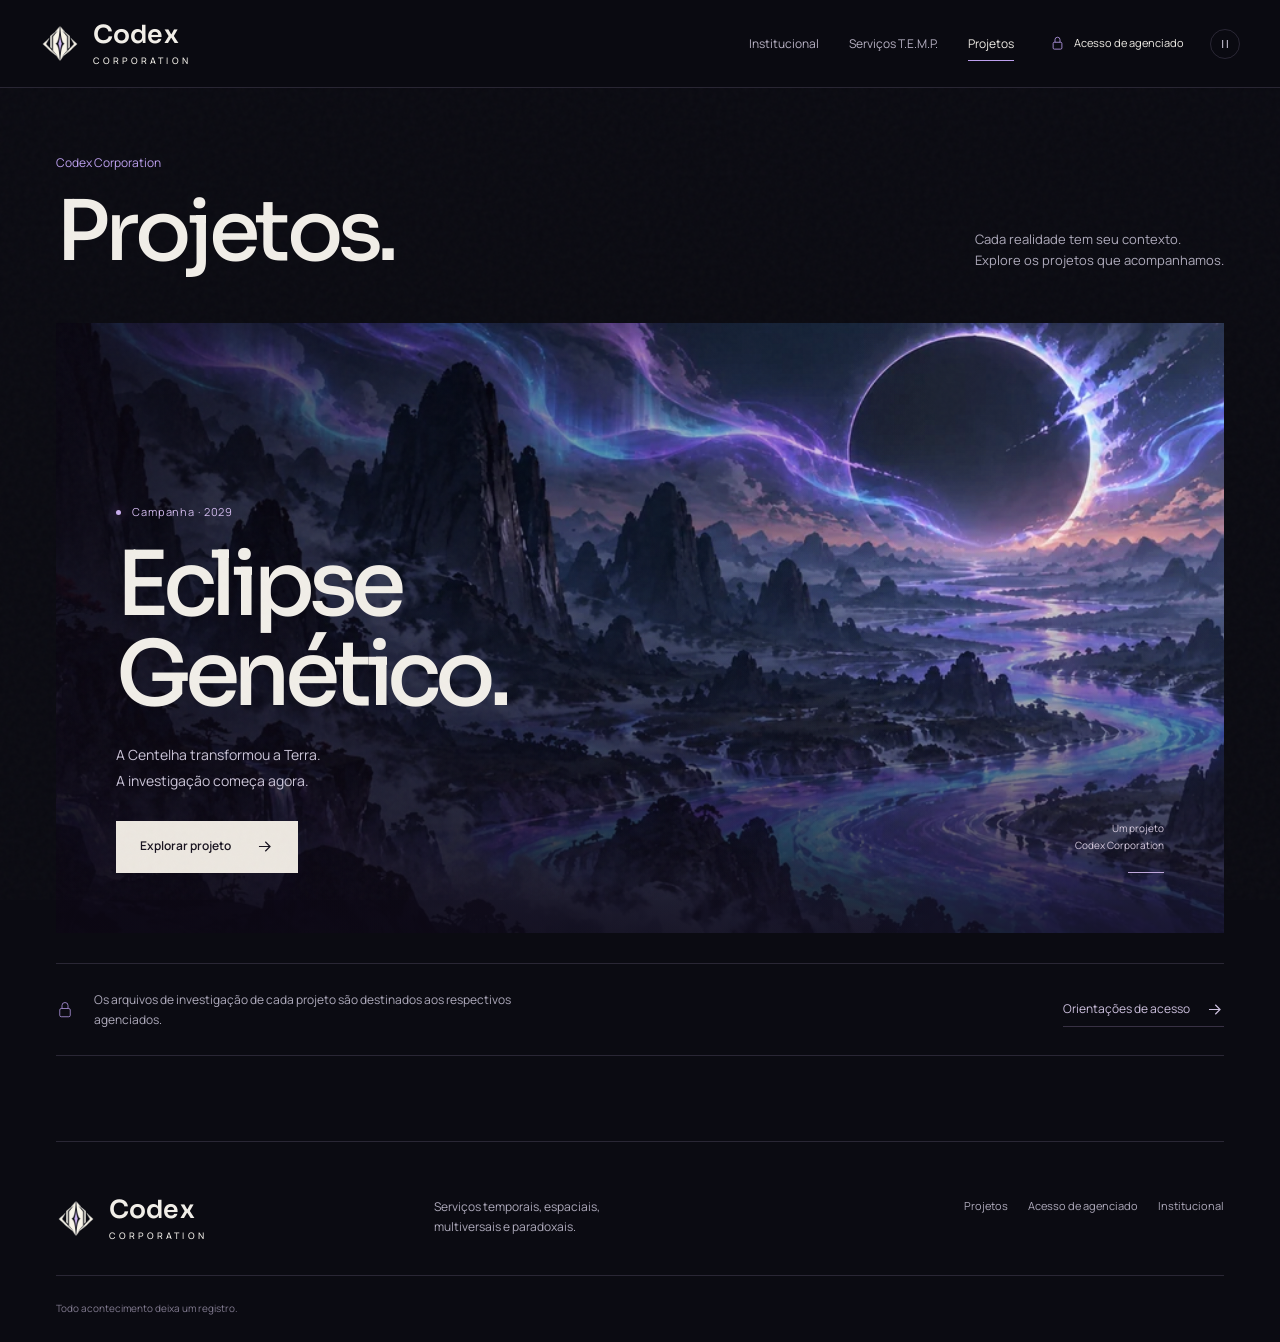
<file: projetos.html>
<!doctype html>
<html lang="pt-BR">
<head><meta charset="utf-8"><meta name="viewport" content="width=device-width, initial-scale=1, viewport-fit=cover"><meta name="theme-color" content="#0b0b12"><meta name="description" content="Conheça os projetos acompanhados pela Codex Corporation e acesse a apresentação de Eclipse Genético."><title>Projetos — Codex Corporation</title><link rel="icon" type="image/png" href="assets/codex-icon.png"><link rel="preload" href="assets/sora.woff2" as="font" type="font/woff2" crossorigin><link rel="stylesheet" href="styles-v2.css"><link rel="stylesheet" href="mobile-v2.css?v=2"><script src="app-v2.js?v=4" defer></script></head>
<body>
  <a class="skip-link" href="#conteudo">Pular para o conteúdo</a>
  <header class="site-header"><div class="header-inner"><a class="brand" href="index.html" aria-label="Codex Corporation, início"><img src="assets/codex-mark-192.webp" alt="" width="48" height="48"><span>Codex<span class="brand-sub">Corporation</span></span></a><nav class="desktop-nav" aria-label="Navegação principal"><a href="index.html#institucional">Institucional</a><a href="index.html#atuacao">Serviços T.E.M.P.</a><a href="projetos.html" aria-current="page">Projetos</a></nav><a aria-label="Acesso de agenciado" class="access-link" href="agenciados.html"><svg viewBox="0 0 24 24" aria-hidden="true"><rect x="5" y="10" width="14" height="11" rx="2"/><path d="M8 10V6a4 4 0 0 1 8 0v4"/></svg><span class="access-full">Acesso de agenciado</span><span class="access-short" aria-hidden="true">Agenciado</span></a><button class="motion-toggle" type="button" aria-label="Pausar animações" aria-pressed="false" title="Pausar animações"><svg viewBox="0 0 20 20" aria-hidden="true"><path class="pause-glyph" d="M7 5v10M13 5v10"/><path class="play-glyph" d="m7 5 8 5-8 5Z"/></svg></button><button class="menu-toggle" type="button" aria-label="Abrir menu" aria-expanded="false" aria-controls="mobile-nav"><span></span><span></span></button></div><nav id="mobile-nav" class="mobile-nav" aria-label="Navegação móvel" hidden><a href="index.html#institucional">Institucional</a><a href="index.html#atuacao">Serviços T.E.M.P.</a><a href="projetos.html" aria-current="page">Projetos</a><a href="agenciados.html">Acesso de agenciado</a><button class="menu-motion" type="button" aria-label="Pausar animações" aria-pressed="false" title="Pausar animações"><svg viewBox="0 0 20 20" aria-hidden="true"><path class="pause-glyph" d="M7 5v10M13 5v10"/><path class="play-glyph" d="m7 5 8 5-8 5Z"/></svg><span class="motion-label">Pausar animações</span></button></nav></header>
  <main id="conteudo" class="catalog-main"><div class="shell catalog-heading"><div><p class="section-kicker">Codex Corporation</p><h1>Projetos.</h1></div><p>Cada realidade tem seu contexto.<br>Explore os projetos que acompanhamos.</p></div><article class="archive-feature shell" aria-labelledby="project-title"><div class="archive-art"><img src="assets/eclipse-900.webp" srcset="assets/eclipse-480.webp 480w, assets/eclipse-900.webp 900w, assets/eclipse-1440.webp 1440w" sizes="(max-width: 640px) calc(100vw - 40px), (max-width: 1280px) 100vw, 1200px" alt="Rios luminosos atravessam montanhas sob um eclipse e uma aurora violeta." width="1536" height="1024" fetchpriority="high"><div class="aurora-light" aria-hidden="true"></div></div><div class="archive-caption"><div class="archive-content"><p class="project-meta"><span class="signal-dot" aria-hidden="true"></span>Campanha · 2029</p><h2 id="project-title">Eclipse<br>Genético.</h2><p>A Centelha transformou a Terra.<br>A investigação começa agora.</p><a class="button button-light" href="eclipse-genetico.html">Explorar projeto<svg viewBox="0 0 24 24" aria-hidden="true"><path d="M5 12h14M13 6l6 6-6 6"/></svg></a></div><div class="archive-note"><span>Um projeto<br>Codex Corporation</span><span class="project-stroke" aria-hidden="true"></span></div></div></article><div class="catalog-note shell"><svg viewBox="0 0 24 24" aria-hidden="true"><rect x="5" y="10" width="14" height="11" rx="2"/><path d="M8 10V6a4 4 0 0 1 8 0v4"/></svg><p>Os arquivos de investigação de cada projeto são destinados aos respectivos agenciados.</p><a class="text-link" href="agenciados.html">Orientações de acesso<svg viewBox="0 0 24 24" aria-hidden="true"><path d="M5 12h14M13 6l6 6-6 6"/></svg></a></div></main>
  <footer class="site-footer shell"><a class="brand" href="index.html"><img src="assets/codex-mark-192.webp" alt="" width="44" height="44"><span>Codex<span class="brand-sub">Corporation</span></span></a><p>Serviços temporais, espaciais,<br>multiversais e paradoxais.</p><nav aria-label="Navegação do rodapé"><a href="projetos.html">Projetos</a><a href="agenciados.html">Acesso de agenciado</a><a href="index.html#institucional">Institucional</a></nav><span class="footer-signature">Todo acontecimento deixa um registro.</span></footer>
</body>
</html>
</file>
<file: styles-v2.css>
@font-face{font-family:Sora;src:url('assets/sora.woff2') format('woff2');font-style:normal;font-weight:100 800;font-display:swap}
@font-face{font-family:Manrope;src:url('assets/manrope.woff2') format('woff2');font-style:normal;font-weight:200 800;font-display:swap}
:root{--night:#0b0b12;--panel:#13121d;--ivory:#f1eee8;--muted:#afabbc;--violet:#bda0ef;--line:rgba(196,178,226,.17);--ease:cubic-bezier(.22,1,.36,1);color-scheme:dark;font-family:Manrope,Arial,sans-serif;color:var(--ivory);background:var(--night)}
*{box-sizing:border-box}html{scroll-behavior:smooth;scroll-padding-top:105px}body{margin:0;line-height:1.65;overflow-x:clip}body::after{content:'';position:fixed;inset:0;pointer-events:none;z-index:20;opacity:.026;background-image:url("data:image/svg+xml,%3Csvg viewBox='0 0 180 180' xmlns='http://www.w3.org/2000/svg'%3E%3Cfilter id='n'%3E%3CfeTurbulence type='fractalNoise' baseFrequency='.9' numOctaves='3' stitchTiles='stitch'/%3E%3C/filter%3E%3Cpath fill='%23fff' filter='url(%23n)' d='M0 0h180v180H0z'/%3E%3C/svg%3E")}
::selection{background:#796299;color:white}a{color:inherit;text-decoration:none}button,input{font:inherit}button,a{-webkit-tap-highlight-color:transparent}button{cursor:pointer}button:disabled{cursor:not-allowed}img{display:block;max-width:100%;height:auto}svg{display:block}h1,h2,h3,p,figure{margin:0}h1,h2,h3{font-family:Sora,Arial,sans-serif;font-weight:500;line-height:1.13;letter-spacing:-.055em}h2{font-size:clamp(29px,3.6vw,48px)}p{color:var(--muted)}a:focus-visible,button:focus-visible,summary:focus-visible{outline:2px solid var(--violet);outline-offset:7px}a,button,summary{touch-action:manipulation}[hidden]{display:none!important}.shell{width:min(1200px,calc(100% - 112px));margin-inline:auto}.section-pad{padding-block:112px}.skip-link{position:fixed;top:10px;left:16px;z-index:100;transform:translateY(-160%);padding:10px 20px;background:var(--ivory);color:var(--night)}.skip-link:focus{transform:none}
.site-header{height:88px;position:relative;z-index:30;border-bottom:1px solid var(--line);background:rgba(11,11,18,.94)}.header-inner{height:100%;width:min(1440px,calc(100% - 80px));margin:auto;display:flex;align-items:center;justify-content:space-between;gap:26px}.brand{display:inline-flex;align-items:center;gap:13px;flex-shrink:0;font-family:Sora,sans-serif;font-size:25px;font-weight:600;letter-spacing:.005em;line-height:1}.brand>img{width:40px;height:43px;object-fit:contain}.brand-sub{display:block;font-family:Manrope,sans-serif;font-size:9px;letter-spacing:.34em;text-transform:uppercase;margin-top:9px;font-weight:500}.desktop-nav{display:flex;gap:30px;align-items:center;font-size:12px;margin-left:auto}.desktop-nav a{color:#b7b1c4;position:relative;padding-block:13px}.desktop-nav a::after{content:'';position:absolute;height:1px;background:var(--violet);bottom:5px;left:0;right:100%;transition:right .3s var(--ease)}.desktop-nav a:hover::after,.desktop-nav [aria-current]::after{right:0}.desktop-nav a:hover,.desktop-nav [aria-current]{color:var(--ivory)}.access-link{font-size:11px;display:flex;align-items:center;gap:9px;margin-left:10px;white-space:nowrap}.access-link svg{width:15px;height:15px;fill:none;stroke:var(--violet);stroke-width:1.3}.access-link:hover{color:var(--violet)}.motion-toggle{display:grid;place-items:center;width:30px;height:30px;flex-shrink:0;border:1px solid var(--line);border-radius:50%;background:transparent;color:var(--muted)}.motion-toggle:hover{border-color:var(--violet);color:var(--ivory)}.motion-toggle svg{width:16px;height:16px;fill:none;stroke:currentColor;stroke-width:1.5}.play-glyph{display:none}.motion-paused .play-glyph{display:block}.motion-paused .pause-glyph{display:none}.menu-toggle{display:none;background:transparent;border:0;width:34px;height:38px;padding:7px 3px;flex-shrink:0}.menu-toggle span{display:block;height:1px;background:var(--ivory);margin:6px 0;transition:transform .25s}.menu-toggle[aria-expanded=true] span:first-child{transform:translateY(3.5px) rotate(45deg)}.menu-toggle[aria-expanded=true] span:last-child{transform:translateY(-3.5px) rotate(-45deg)}.mobile-nav{position:absolute;top:100%;left:0;right:0;background:#15131e;border-bottom:1px solid var(--line);padding:20px 30px 28px;box-shadow:0 25px 45px #0006;animation:menu-in .25s var(--ease)}.mobile-nav a{display:block;padding:12px 0;border-bottom:1px solid var(--line);font-size:14px}.mobile-nav a:last-child{color:var(--violet)}
.hero{min-height:770px;height:calc(100svh - 88px);max-height:1020px;position:relative;isolation:isolate;overflow:hidden;display:flex;justify-content:center;text-align:center;background:radial-gradient(ellipse at 50% 16%,#21172d88,transparent 58%)}.hero-copy{padding-top:300px;position:relative;z-index:2;pointer-events:none}.hero-copy a{pointer-events:auto}.hero-eyebrow{font-size:10px;letter-spacing:.26em;text-transform:uppercase;color:#c5b8d9;margin-bottom:20px}.hero h1{font-size:clamp(54px,6.5vw,90px);line-height:1.04;letter-spacing:-.065em;text-shadow:0 6px 50px #0b0b12}.hero-description{font-size:14px;line-height:1.8;margin:24px auto 30px;color:#b5aebf}.hero-actions{display:flex;justify-content:center;align-items:center;gap:32px}.hero-copy>*{animation:arrival 1.2s var(--ease) both}.hero-copy h1{animation-delay:.12s}.hero-description{animation-delay:.22s}.hero-actions{animation-delay:.32s}.temporal-scene{position:absolute;inset:0;z-index:0;--px:0px;--py:0px;transform:translate(var(--px),var(--py));transition:transform 1.5s var(--ease)}.portal-haze{position:absolute;top:-80px;left:50%;width:900px;height:670px;transform:translateX(-50%);background:radial-gradient(ellipse,#8461b82b,transparent 61%);animation:breathe 9s ease-in-out infinite}.portal-orbit{position:absolute;left:50%;top:173px;border:1px solid #b596d724;border-radius:50%;translate:-50% -50%;pointer-events:none;animation:orbit-spin 80s linear infinite}.portal-orbit::before{content:'';position:absolute;inset:-1px;border:1px solid transparent;border-top-color:#bfa0ed8a;border-radius:50%;mask-image:linear-gradient(90deg,transparent,#000)}.portal-orbit::after{content:'';position:absolute;top:13.8%;left:13.8%;width:4px;height:4px;border-radius:50%;background:#e5d4ff;box-shadow:0 0 16px 3px #b490ee88}.orbit-outer{width:700px;height:700px;opacity:.45;animation-duration:95s;border-style:dashed}.orbit-middle{width:490px;height:490px;transform:rotateX(64deg) rotateZ(-25deg);animation-name:orbit-tilt;animation-duration:65s}.orbit-inner{width:370px;height:370px;animation-direction:reverse;animation-duration:55s}.orbit-fine{width:260px;height:260px;border-style:dotted;opacity:.7;animation-duration:40s}.portal-sigil{position:absolute;top:173px;left:50%;width:173px;height:173px;translate:-50% -50%;filter:drop-shadow(0 0 30px #c6a0ef26);animation:sigil-arrive 1.6s var(--ease) both}.portal-sigil img{width:100%;height:100%;object-fit:contain}.temporal-lines{position:absolute;top:-83px;width:100%;height:540px;opacity:.46;pointer-events:none}.temporal-lines>g:first-of-type{stroke-width:.6}.timeline-flow{animation:time-flow 14s linear infinite}.scroll-cue{position:absolute;bottom:28px;left:50%;transform:translateX(-50%);display:flex;flex-direction:column;align-items:center;gap:10px;color:#a9a0b9;font-size:9px;letter-spacing:.11em}.scroll-cue>span{width:1px;height:30px;background:linear-gradient(transparent,#d8baf7);position:relative;overflow:hidden}.scroll-cue>span::after{content:'';width:1px;height:12px;background:white;position:absolute;animation:scroll-signal 2.8s ease-in-out infinite}
.button{display:inline-flex;justify-content:center;align-items:center;gap:24px;padding:15px 23px;min-height:52px;font-size:12px;font-weight:600;line-height:1.4;border:1px solid transparent;transition:background .25s,color .25s,border-color .25s,transform .3s var(--ease);position:relative;overflow:hidden}.button svg,.text-link svg{width:19px;height:19px;fill:none;stroke:currentColor;stroke-width:1.5;flex-shrink:0;transition:transform .3s var(--ease)}.button-light{color:#17121e;background:#ece7e0}.button-light:hover{background:#d7c3f4;transform:translateY(-2px)}.button:hover svg,.text-link:hover svg{transform:translateX(4px)}.button-outline{background:transparent;border-color:#73657e;color:var(--ivory)}.button-outline:hover{border-color:var(--violet);background:#bda0ef0b}.text-link{display:inline-flex;align-items:center;gap:15px;font-size:12px;line-height:1.5;color:#cec1df;border-bottom:1px solid #9a83b150;padding-block:7px;transition:color .2s,border-color .2s}.text-link:hover{color:white;border-color:var(--violet)}.section-kicker{color:var(--violet);font-size:12px;margin-bottom:20px}.section-heading{display:flex;justify-content:space-between;align-items:end;gap:40px;margin-bottom:45px}.section-heading>p{font-size:13px;line-height:1.8}.institution-section{background:#16131d;border-block:1px solid var(--line);padding-block:100px;position:relative}.institution-grid{display:grid;grid-template-columns:1.1fr 1fr;gap:80px}.institution-copy p{font-size:14px;margin-top:20px;max-width:48ch}.institution-copy .lead{font-size:21px;color:var(--ivory);line-height:1.6;margin-top:0}.dark-link{margin-top:25px}.services-section{padding-bottom:120px}.services-list details{border-top:1px solid var(--line);transition:background .3s}.services-list details:last-child{border-bottom:1px solid var(--line)}.services-list details[open]{background:linear-gradient(100deg,#b896dd09,transparent)}.services-list summary{list-style:none;cursor:pointer;display:grid;grid-template-columns:80px 1fr 1.3fr 22px;align-items:center;gap:24px;padding:26px 18px}.services-list summary::-webkit-details-marker{display:none}.service-letter{font-family:Sora,sans-serif;font-size:35px;line-height:1;color:#baa0d5;font-weight:300}.service-name{font-family:Sora,sans-serif;font-size:24px;letter-spacing:-.04em}.service-summary{font-size:12px;color:var(--muted)}.expand-icon{width:16px;height:16px;position:relative;justify-self:end}.expand-icon::before,.expand-icon::after{content:'';position:absolute;inset:7px 0 auto;height:1px;background:var(--violet);transition:transform .3s}.expand-icon::after{transform:rotate(90deg)}details[open] .expand-icon::after{transform:rotate(0)}.service-content{padding:0 50px 28px 122px;max-width:800px;animation:arrival .4s var(--ease)}.service-content p{font-size:14px;line-height:1.8}.service-content>span{display:block;font-size:10px;color:var(--violet);margin-top:16px}.project-feature{min-height:530px;position:relative;overflow:hidden;display:flex;align-items:center;padding:58px;margin-bottom:110px}.project-image{position:absolute;inset:0}.project-image::after{content:'';position:absolute;inset:0;background:linear-gradient(90deg,#0e0b19ed,transparent 95%)}.project-image img{width:100%;height:100%;object-fit:cover;transition:transform 1.2s var(--ease)}.project-feature:hover .project-image img{transform:scale(1.04)}.project-feature-copy{position:relative;width:410px}.project-feature h2{font-size:clamp(45px,5vw,68px)}.project-feature-copy>p:not(.section-kicker){font-size:14px;max-width:34ch;margin:22px 0 28px;color:#c9c1d2}.project-meta{font-size:11px;color:#d1b9ed;letter-spacing:.08em;margin-bottom:19px;display:flex;align-items:center;gap:11px}.project-feature .project-meta{font-size:10px;gap:22px}.agency-band,.campaign-access{padding-block:75px 100px;display:grid;grid-template-columns:1.1fr 1fr;gap:80px;border-top:1px solid var(--line)}.agency-band>div:last-child{align-self:center;max-width:43ch}.agency-band>div>p:not(.section-kicker),.campaign-access p:not(.section-kicker){font-size:14px;margin-bottom:24px}.campaign-access .button{align-self:center;justify-self:end}.site-footer{border-top:1px solid var(--line);padding-block:55px 25px;display:grid;grid-template-columns:1fr 1fr 1.2fr;gap:35px}.site-footer>p{font-size:12px}.site-footer nav{display:flex;flex-wrap:wrap;align-content:start;justify-content:end;gap:20px;font-size:11px;color:var(--muted)}.site-footer nav a:hover{color:var(--ivory)}.footer-signature{border-top:1px solid var(--line);padding-top:24px;grid-column:1/-1;font-size:10px;color:#827b90}
.catalog-main{padding-top:65px}.catalog-heading{display:flex;justify-content:space-between;align-items:end;gap:50px;padding-bottom:44px;animation:arrival .9s var(--ease)}.catalog-heading h1{font-size:clamp(48px,6.5vw,84px)}.catalog-heading .section-kicker{margin-bottom:12px}.catalog-heading>p{font-size:13px;padding-bottom:7px}.archive-feature{position:relative;min-height:610px;overflow:hidden;background:#151021;isolation:isolate;animation:arrival 1.2s .12s var(--ease) both}.archive-art{position:absolute;inset:0;overflow:hidden}.archive-art img{height:100%;width:100%;object-fit:cover;object-position:50% 48%;animation:landscape-drift 28s ease-in-out infinite alternate}.archive-art::after{content:'';position:absolute;inset:0;background:linear-gradient(90deg,#0b0712d9,transparent 76%),linear-gradient(0deg,#100c1cdb,transparent 65%)}.aurora-light{position:absolute;inset:0;background:linear-gradient(115deg,transparent 25%,#c7a5ff13 40%,#89adff10 50%,transparent 65%);background-size:250% 100%;animation:aurora-drift 16s ease-in-out infinite;pointer-events:none;mix-blend-mode:screen}.archive-caption{position:relative;min-height:610px;padding:60px;display:flex;align-items:end;justify-content:space-between;gap:40px}.archive-content h2{font-size:clamp(60px,7vw,96px);line-height:1;letter-spacing:-.07em}.archive-content>p:not(.project-meta){color:#cbc5d8;font-size:14px;line-height:1.8;margin:23px 0 28px}.signal-dot{width:5px;height:5px;display:inline-block;background:#caaff0;border-radius:50%;box-shadow:0 0 13px #bd87ed;flex-shrink:0}.archive-note{text-align:right;color:#d7cbdf;font-size:10px;line-height:1.7}.project-stroke{display:block;width:36px;height:1px;background:#c0a8dd;margin:18px 0 0 auto}.catalog-note{display:flex;align-items:center;gap:20px;margin-block:30px 85px;padding-block:26px;border-block:1px solid var(--line)}.catalog-note>svg{width:18px;height:18px;stroke:var(--violet);fill:none;stroke-width:1;flex-shrink:0}.catalog-note p{font-size:12px;max-width:60ch}.catalog-note .text-link{margin-left:auto;flex-shrink:0}
.campaign-hero{height:calc(100svh - 88px);min-height:660px;max-height:980px;position:relative;overflow:hidden;background:#161126}.campaign-cover{width:100%;height:100%;position:absolute;object-fit:cover;object-position:center;animation:landscape-drift 30s ease-in-out infinite alternate}.campaign-hero::after{content:'';position:absolute;inset:0;background:linear-gradient(90deg,#0b0917c7,transparent 90%),linear-gradient(0deg,#0b0b12,transparent 65%);pointer-events:none}.campaign-overlay{position:relative;z-index:2;height:100%;display:flex;flex-direction:column;justify-content:end;padding-block:45px 80px}.breadcrumb{display:flex;align-items:center;gap:12px;font-size:11px;color:#b3a6c2;flex-wrap:wrap}.breadcrumb a:hover{color:white}.campaign-overlay>p{color:#dbc6f3;font-size:11px;margin-bottom:24px}.campaign-overlay h1{font-size:clamp(68px,9vw,130px);line-height:1;letter-spacing:-.065em;text-shadow:0 5px 50px #0006;animation:arrival 1.1s var(--ease)}.campaign-tags{display:flex;gap:25px;margin-top:28px;font-size:11px;color:#d0c9dc}.campaign-tags>span+span::before{content:'·';display:inline-block;margin-right:25px;color:#b7a0d0}.synopsis-layout{display:grid;grid-template-columns:250px 1fr;gap:100px;align-items:start}.project-aside{position:sticky;top:35px}.project-aside>img{width:160px;height:160px;object-fit:cover;margin-bottom:35px}.project-aside dl{margin:0 0 25px}.project-aside dl>div{padding-block:14px;border-bottom:1px solid var(--line)}dt{font-size:10px;color:#90869f}dd{margin:4px 0 0;font-size:13px}.project-aside .button{font-size:10px;padding:12px}.synopsis-copy{max-width:70ch}.synopsis-copy h2{font-size:clamp(30px,3.2vw,43px);line-height:1.2;margin-bottom:38px}.synopsis-copy #synopsis-text p{font-size:15px;line-height:1.95;margin-bottom:23px;color:#bdb6c8}.synopsis-copy #synopsis-text p:first-child{font-size:20px;color:var(--ivory);line-height:1.75}.synopsis-copy #synopsis-text p:last-child{color:var(--ivory);font-family:Sora,sans-serif;font-size:22px;margin-top:30px}.synopsis-actions{display:flex;gap:24px;align-items:center;flex-wrap:wrap;border-top:1px solid var(--line);padding-top:28px;margin-top:38px}.copy-status{font-size:12px;color:var(--violet);flex-basis:100%}
.agency-main{padding-block:35px 90px}.agency-layout{display:grid;grid-template-columns:1fr 460px;gap:100px;padding-top:65px;align-items:start}.agency-intro{padding-top:20px}.agency-intro h1{font-size:clamp(38px,4.3vw,60px)}.agency-intro>p:not(.section-kicker){font-size:14px;max-width:43ch;margin-block:25px}.agency-emblem{width:260px;height:260px;margin:40px 0 0 30px;display:grid;place-items:center;position:relative}.agency-emblem img{width:105px;height:105px;object-fit:contain;filter:drop-shadow(0 0 20px #bd8fe92b)}.agency-orbit{position:absolute;inset:0;border:1px solid #b69bd829;border-radius:50%;border-top-color:#ae8adf8a;animation:orbit-spin 60s linear infinite}.agency-orbit::before,.agency-orbit::after{content:'';position:absolute;inset:30px;border:1px dashed #b69bd829;border-radius:50%}.agency-orbit::after{inset:-25px;transform:rotateX(63deg);border-style:solid}.access-panel{background:linear-gradient(140deg,#211a2e,#111019 65%);border:1px solid #a98fca36;padding:36px;position:relative;animation:arrival 1s var(--ease)}.access-panel::before{content:'';position:absolute;height:1px;top:-1px;left:0;right:0;background:linear-gradient(90deg,transparent,#ccb2ed,transparent)}.access-lock{width:25px;height:25px;fill:none;stroke:var(--violet);stroke-width:1;margin-bottom:25px}.access-panel h2{font-size:26px;letter-spacing:-.045em;margin-block:20px}.access-status{display:flex;gap:9px;align-items:center;font-size:10px;color:#c9b1e7}.access-status>span{width:5px;height:5px;border-radius:50%;background:var(--violet)}.access-panel #access-notice{font-size:12px;line-height:1.9;margin-top:20px}.access-fields{display:flex;flex-direction:column;margin-top:28px}.access-fields label{font-size:10px;color:#b5a9c4;margin-bottom:8px}.access-fields input{border:1px solid #b49aca20;background:#09080f66;width:100%;height:48px;padding:12px 14px;color:var(--muted);font-size:11px;margin-bottom:18px;border-radius:0;opacity:1}.access-fields input::placeholder{color:#82788f;opacity:1}.access-pending{width:100%;background:#342b41;color:#baabcc;margin-top:4px;justify-content:space-between;font-size:11px}.access-footnote{font-size:10px;line-height:1.8;margin:19px 0 20px;color:#8f849f}.back-link{display:inline-block;font-size:11px;color:var(--violet);border-bottom:1px solid var(--line);padding-block:5px}
@keyframes arrival{from{opacity:0;transform:translateY(16px)}to{opacity:1;transform:translateY(0)}}@keyframes sigil-arrive{from{opacity:0;scale:.88;filter:blur(10px)}to{opacity:1;scale:1;filter:drop-shadow(0 0 30px #c6a0ef26)}}@keyframes orbit-spin{to{rotate:360deg}}@keyframes orbit-tilt{from{transform:rotateX(64deg) rotateZ(-25deg)}to{transform:rotateX(64deg) rotateZ(335deg)}}@keyframes time-flow{to{stroke-dashoffset:-1444}}@keyframes breathe{50%{opacity:.4;scale:1.13}}@keyframes scroll-signal{from{top:-12px}to{top:40px}}@keyframes landscape-drift{from{transform:scale(1.01) translateX(0)}to{transform:scale(1.075) translateX(-.6%)}}@keyframes aurora-drift{0%,100%{background-position:100% 0;opacity:.25}50%{background-position:0 0;opacity:.85}}@keyframes menu-in{from{opacity:0;transform:translateY(-10px)}to{opacity:1;transform:none}}
.motion-paused *,.motion-paused *::before,.motion-paused *::after{animation-play-state:paused!important}.motion-paused .temporal-scene{transform:none!important}.motion-paused .hero-copy>*,.motion-paused .portal-sigil,.motion-paused .catalog-heading,.motion-paused .archive-feature,.motion-paused .campaign-overlay h1,.motion-paused .access-panel{animation:none!important;opacity:1;transform:none}.motion-paused{scroll-behavior:auto}
@view-transition{navigation:auto}::view-transition-old(root){animation:page-out .18s ease both}::view-transition-new(root){animation:page-in .35s var(--ease) both}@keyframes page-out{to{opacity:0;filter:blur(3px)}}@keyframes page-in{from{opacity:0;filter:blur(3px)}to{opacity:1;filter:none}}
@media(min-width:1500px){.hero-copy{padding-top:340px}.portal-orbit,.portal-sigil{top:200px}.hero{min-height:850px}.hero h1{font-size:98px}}
@media(max-width:1100px){.shell{width:calc(100% - 72px)}.desktop-nav{gap:20px}.header-inner{width:calc(100% - 48px);gap:20px}.desktop-nav a{font-size:11px}.access-link{font-size:10px}.institution-grid,.agency-band,.campaign-access{gap:50px}.synopsis-layout{gap:65px;grid-template-columns:200px 1fr}.agency-layout{grid-template-columns:1fr 410px;gap:45px}.site-footer nav{gap:16px}.archive-caption{padding:45px}.archive-feature,.archive-caption{min-height:570px}}
@media(max-width:900px) and (min-width:801px){.access-link{font-size:0;gap:0;margin-left:0}.desktop-nav{gap:18px}}
@media(max-width:800px){.shell{width:calc(100% - 48px)}.site-header{height:76px}.header-inner{width:calc(100% - 40px);gap:18px}.brand{font-size:22px;gap:10px}.brand>img{width:33px;height:36px}.brand-sub{font-size:8px;letter-spacing:.3em;margin-top:7px}.desktop-nav{display:none}.menu-toggle{display:block}.access-link{margin-left:auto;font-size:10px}.motion-toggle{width:28px;height:28px}.hero{height:calc(100svh - 76px);min-height:750px;max-height:850px}.hero-copy{padding-top:290px}.hero h1{font-size:66px}.portal-orbit,.portal-sigil{top:170px}.section-pad{padding-block:80px}.institution-section{padding-block:75px}.institution-grid,.agency-band,.campaign-access{grid-template-columns:1fr;gap:35px}.institution-copy{max-width:55ch}.institution-copy p{max-width:none}.section-heading{gap:30px}.services-list summary{grid-template-columns:45px 1fr 1fr 15px;gap:15px;padding:23px 8px}.service-letter{font-size:27px}.service-name{font-size:20px}.service-summary{font-size:11px}.service-content{padding-left:68px;padding-right:35px}.project-feature{padding:42px;min-height:490px;margin-bottom:75px}.agency-band,.campaign-access{padding-block:55px 70px}.campaign-access .button{justify-self:start}.site-footer{grid-template-columns:1fr 1fr}.site-footer nav{grid-column:1/-1;justify-content:start;gap:30px}.catalog-main{padding-top:45px}.catalog-heading{align-items:start;gap:24px;padding-bottom:30px}.catalog-heading h1{font-size:58px}.catalog-heading>p{font-size:12px;padding-top:39px}.archive-feature,.archive-caption{min-height:590px}.archive-caption{padding:35px}.archive-content h2{font-size:70px}.archive-art img{object-position:57% center}.archive-note{font-size:9px}.catalog-note{flex-wrap:wrap;gap:15px;margin-bottom:60px}.catalog-note p{flex:1;font-size:11px}.catalog-note .text-link{margin-left:33px}.campaign-hero{height:calc(100svh - 76px);min-height:660px}.campaign-overlay h1{font-size:100px}.synopsis-layout{grid-template-columns:150px 1fr;gap:35px}.project-aside>img{width:125px;height:125px}.synopsis-copy h2{font-size:28px}.synopsis-copy #synopsis-text p{font-size:14px}.synopsis-copy #synopsis-text p:first-child{font-size:17px}.project-aside .button{font-size:9px;gap:8px}.agency-layout{grid-template-columns:1fr;gap:30px;padding-top:40px}.agency-intro h1{font-size:48px}.agency-intro>p:not(.section-kicker){max-width:55ch}.agency-emblem{display:none}.access-panel{max-width:550px;width:100%;justify-self:center;margin-top:15px}.agency-main{padding-bottom:60px}}
@media(max-width:500px){.shell{width:calc(100% - 40px)}.header-inner{width:calc(100% - 32px);gap:13px}.access-link{font-size:0;gap:0}.access-link svg{width:16px;height:16px}.brand{font-size:20px}.brand>img{width:29px;height:32px}.brand-sub{font-size:7px}.hero{min-height:700px;max-height:800px}.hero-copy{padding-top:264px}.hero h1{font-size:clamp(45px,12vw,60px)}.hero-eyebrow{font-size:9px;margin-bottom:18px}.hero-description{font-size:12px;margin-block:22px 26px;max-width:36ch}.hero-description br{display:none}.hero-actions{gap:18px;flex-direction:column}.button{min-height:48px;font-size:11px;padding:13px 20px;gap:25px}.hero-actions .text-link{font-size:10px}.portal-orbit,.portal-sigil{top:150px}.portal-sigil{width:135px;height:135px}.orbit-outer{width:510px;height:510px}.orbit-middle{width:390px;height:390px}.orbit-inner{width:300px;height:300px}.orbit-fine{width:205px;height:205px}.temporal-lines{top:-50px;height:430px;width:200%;left:-50%}.portal-haze{width:650px;height:500px}.scroll-cue{bottom:23px;font-size:8px;gap:7px}.section-pad{padding-block:65px}.section-kicker{font-size:11px;margin-bottom:15px}h2{font-size:30px}.institution-section{padding-block:60px}.institution-grid{gap:30px}.institution-copy .lead{font-size:18px}.institution-copy p{font-size:13px}.section-heading{display:block;margin-bottom:30px}.section-heading>p{font-size:12px;margin-top:20px}.services-list summary{grid-template-columns:32px 1fr 16px;padding:22px 3px;gap:12px}.service-summary{display:none}.service-name{font-size:21px}.service-letter{font-size:25px}.service-content{padding:0 25px 25px 47px}.service-content p{font-size:12px}.project-feature{min-height:490px;padding:30px 25px;align-items:end}.project-image img{object-position:60% center}.project-image::after{background:linear-gradient(0deg,#0e0b19eb,transparent 100%)}.project-feature h2{font-size:50px}.project-feature-copy>p:not(.section-kicker){font-size:12px}.project-meta{font-size:9px}.agency-band,.campaign-access{gap:25px}.agency-band>div>p:not(.section-kicker){font-size:13px}.site-footer{grid-template-columns:1fr;padding-top:40px;gap:25px}.site-footer>p{font-size:11px}.site-footer nav{gap:20px;flex-wrap:wrap;font-size:10px}.footer-signature{font-size:9px}.catalog-heading{display:block}.catalog-heading h1{font-size:53px}.catalog-heading>p{font-size:12px;padding-top:18px}.catalog-main{padding-top:34px}.catalog-heading .section-kicker{font-size:10px}.archive-feature,.archive-caption{min-height:570px}.archive-caption{padding:28px 24px}.archive-content h2{font-size:61px}.archive-art img{object-position:58% center}.archive-art::after{background:linear-gradient(0deg,#0b0712ee,transparent 100%)}.archive-content>p:not(.project-meta){font-size:12px}.archive-note{display:none}.catalog-note .text-link{font-size:11px;margin-left:0}.catalog-note>svg{display:none}.catalog-note p{flex-basis:100%}.campaign-hero{min-height:630px}.campaign-overlay h1{font-size:76px}.campaign-cover{object-position:60% center}.campaign-overlay{padding-top:23px}.campaign-tags{gap:13px;font-size:10px}.campaign-tags>span+span::before{margin-right:13px}.campaign-overlay>p{font-size:9px}.synopsis-layout{display:flex;flex-direction:column;gap:45px}.project-aside{position:static;display:grid;grid-template-columns:90px 1fr;gap:22px;width:100%;border-bottom:1px solid var(--line);padding-bottom:28px}.project-aside>img{width:90px;height:90px;margin:0}.project-aside dl{margin:0;display:grid;grid-template-columns:1fr 1fr;gap:15px}.project-aside dl>div{padding:0;border:0}.project-aside dl>div:first-child{grid-column:1/-1}.project-aside .button{grid-column:1/-1;justify-self:start;font-size:10px;gap:20px}.project-aside dd{font-size:11px}.project-aside dt{font-size:9px}.synopsis-copy h2{font-size:29px}.synopsis-actions{gap:20px}.synopsis-actions .text-link{font-size:11px}.agency-main{padding-top:25px}.agency-layout{padding-top:25px}.agency-intro h1{font-size:38px}.agency-intro>p:not(.section-kicker){font-size:12px}.access-panel{padding:28px 22px}.access-panel h2{font-size:25px}.access-fields input{font-size:10px}}
@media(prefers-reduced-motion:reduce){html{scroll-behavior:auto}*,*::before,*::after{animation:none!important;transition:none!important}.temporal-scene{transform:none!important}::view-transition-old(root),::view-transition-new(root){animation:none!important}}
</file>
<file: mobile-v2.css>
/* Dedicated reading-first layout. Desktop remains in styles-v2.css. */
.access-short,.menu-motion,.campaign-intro,.campaign-links,.phone-copy,.mobile-jump{display:none}
.campaign-visual{position:absolute;inset:0;overflow:hidden}
main,section,article,.hero-copy,.archive-content,.agency-intro,.synopsis-copy{min-width:0}
.document-hidden *,.document-hidden *::before,.document-hidden *::after,.scene-offscreen .temporal-scene *{animation-play-state:paused!important}

@media(max-width:960px){
  html{scroll-padding-top:84px;-webkit-text-size-adjust:100%;text-size-adjust:100%}
  body{overflow-wrap:break-word}
  body::after{display:none}
  .shell{width:min(680px,calc(100% - 40px))}
  .site-header{position:sticky;top:0;height:calc(64px + env(safe-area-inset-top));padding-top:env(safe-area-inset-top);background:var(--night);border-bottom:1px solid var(--line)}
  .header-inner{width:calc(100% - 32px);gap:10px}
  .header-inner>.brand{margin-right:auto;gap:8px;font-size:20px}
  .header-inner>.brand>img{width:29px;height:32px}
  .header-inner .brand-sub{font-size:7px;letter-spacing:.27em;margin-top:7px}
  .desktop-nav,.header-inner>.motion-toggle,.access-full,.access-link>svg{display:none}
  .access-short{display:inline}
  .access-link{display:inline-flex;justify-content:center;align-items:center;flex-shrink:0;width:auto;height:40px;min-height:44px;min-width:0;margin:0;padding:0 12px;border:1px solid #8b70a452;border-radius:4px;font-size:13px;line-height:1;gap:0;color:#e2d7f0}
  .menu-toggle{display:block;flex-shrink:0;width:44px;min-width:44px;height:44px;padding:10px;margin:0}
  .menu-toggle span{margin:6px 0}
  .mobile-nav{max-height:calc(100dvh - 64px - env(safe-area-inset-top));overflow:auto;overscroll-behavior:contain;padding:12px 22px max(18px,env(safe-area-inset-bottom));background:#14111c;box-shadow:0 18px 30px #0006}
  .mobile-nav a{font-size:16px;line-height:1.5;min-height:54px;padding:15px 2px}
  .menu-motion{width:100%;display:flex;align-items:center;gap:14px;padding:14px 2px;min-height:52px;background:transparent;border:0;color:var(--muted);text-align:left;font-size:14px;line-height:1.5}
  .menu-motion svg{width:18px;height:18px;stroke:currentColor;stroke-width:1.5;fill:none;flex-shrink:0}
  .text-link,.back-link{min-height:44px;align-items:center;font-size:14px}
  .back-link{display:inline-flex}
  .button{min-height:48px;font-size:14px;padding:13px 18px;line-height:1.5}
  .institution-grid,.agency-band,.campaign-access{grid-template-columns:1fr;gap:24px}
  .institution-copy p,.agency-band>div>p:not(.section-kicker),.campaign-access p:not(.section-kicker){font-size:16px;line-height:1.8}
  .section-kicker{font-size:12px;line-height:1.6;margin-bottom:12px}
  .section-pad{padding-block:44px}
  .section-heading{gap:24px;margin-bottom:28px}
  .section-heading>p{font-size:14px;line-height:1.7}
  .campaign-hero{height:auto;min-height:0;max-height:none;display:flex;flex-direction:column;background:var(--night);overflow:hidden}
  .campaign-hero::after{display:none}
  .campaign-visual{position:relative;inset:auto;aspect-ratio:2.2;flex-shrink:0}
  .campaign-visual::after{content:'';position:absolute;inset:50% 0 0;background:linear-gradient(transparent,var(--night));pointer-events:none}
  .campaign-cover{inset:0;width:100%;height:100%;object-fit:cover;object-position:center;animation-duration:45s}
  .campaign-overlay{height:auto;padding:0 0 28px;margin-top:-8px;display:block}
  .campaign-overlay>p:not(.campaign-intro){font-size:12px;line-height:1.6;color:#bba8d0;margin:0 0 10px}
  .campaign-overlay h1{font-size:46px;line-height:1.04;letter-spacing:-.05em;margin:0;animation:none}
  .campaign-tags{font-size:12px;line-height:1.7;gap:12px;flex-wrap:wrap;margin-top:16px;color:#b9afc7}
  .campaign-tags>span+span::before{margin-right:12px}
  .campaign-overlay>.campaign-intro{display:block;font-size:16px;line-height:1.75;color:#c6bdcf;margin:18px 0 0}
  .campaign-links{display:grid;grid-template-columns:1fr 1fr;gap:10px;margin-top:22px}
  .campaign-links .button{width:100%;justify-content:center;gap:0;font-size:14px;min-height:46px}
  .synopsis-layout{display:block;padding-block:30px 40px;border-top:1px solid var(--line)}
  .project-aside{display:none}
  .synopsis-copy{display:flex;flex-direction:column;width:100%;max-width:70ch;margin:auto}
  .synopsis-copy>.section-kicker,.synopsis-copy .desktop-copy{display:none}
  .phone-copy{display:inline}
  .synopsis-copy h2{font-size:27px;letter-spacing:-.035em;line-height:1.2;margin-bottom:18px;order:0}
  .synopsis-actions{display:flex;flex-wrap:wrap;align-items:stretch;gap:10px;margin:0 0 28px;padding:0;border:0;order:1}
  .synopsis-actions>.button,.synopsis-actions>.text-link{flex:1;min-height:44px;justify-content:center;padding:10px 12px;font-size:13px;line-height:1.5;gap:8px;border:1px solid #675675;background:#17121f;color:#e1d6ed;border-radius:4px}
  .synopsis-actions .button svg{width:16px;height:16px}
  .synopsis-actions .copy-status{flex-basis:100%;font-size:13px;line-height:1.6;color:var(--violet)}
  .copy-status:empty{display:none}
  #synopsis-text{order:2}
  .synopsis-copy #synopsis-text p{font-size:16px;line-height:1.85;color:#c5bfce;margin-bottom:24px}
  .synopsis-copy #synopsis-text p:first-child{font-size:18px;line-height:1.75;color:var(--ivory)}
  .synopsis-copy #synopsis-text p:last-child{font-size:20px;margin-top:28px}
  .agency-main{padding-block:20px 40px}
  .breadcrumb{font-size:12px;gap:8px;line-height:1.7}
  .breadcrumb a{display:inline-flex;align-items:center;min-height:36px}
  .agency-layout{display:flex;flex-direction:column;padding-top:24px;gap:0}
  .agency-intro{display:contents}
  .agency-intro>.section-kicker{order:0;margin:0 0 10px}
  .agency-intro>h1{order:1;font-size:clamp(32px,5vw,46px);line-height:1.13;letter-spacing:-.05em;margin:0 0 24px}
  .agency-intro>p:not(.section-kicker){order:3;font-size:15px;line-height:1.85;margin:0 0 20px;max-width:none}
  .agency-intro>.text-link{order:4;align-self:start;font-size:14px}
  .agency-emblem{display:none}
  .access-panel{order:2;width:100%;max-width:620px;margin:0 auto 28px;padding:26px;scroll-margin-top:0;border-radius:8px}
  .access-lock{width:22px;height:22px;margin-bottom:18px}
  .access-status{font-size:12px;line-height:1.6}
  .access-panel h2{font-size:26px;line-height:1.2;letter-spacing:-.04em;margin-block:16px}
  .access-panel #access-notice{font-size:15px;line-height:1.75;margin-top:16px}
  .access-fields{margin-top:24px}
  .access-fields label{font-size:13px;margin-bottom:8px}
  .access-fields input{font-size:16px;height:52px;min-height:52px;padding:13px;margin-bottom:18px;border-radius:4px}
  .access-fields input::placeholder{color:#b2a6c2}
  .access-pending{font-size:14px;min-height:50px;gap:10px;border-radius:4px}
  .access-footnote{font-size:12px;line-height:1.8;color:#aea1bf;margin-block:18px}
  .back-link{font-size:13px}
  .campaign-access,.agency-band{padding-block:38px 44px}
  .campaign-access .button{justify-self:start}
  .site-footer{padding-block:30px max(22px,env(safe-area-inset-bottom));gap:22px}
  .site-footer>p{font-size:13px;line-height:1.7}
  .site-footer nav{font-size:13px;gap:18px}
  .site-footer nav a{min-height:44px;display:inline-flex;align-items:center}
  .footer-signature{font-size:11px;line-height:1.7}
}

@media(max-width:640px){
  .shell{width:calc(100% - 40px)}
  .header-inner{width:calc(100% - 28px);gap:8px}
  .header-inner>.brand{font-size:19px}
  .header-inner>.brand>img{width:27px;height:30px}
  .access-link{font-size:12px;padding-inline:10px}
  .hero{height:auto;min-height:0;max-height:none}
  .hero-copy{padding-top:170px;padding-bottom:30px}
  .hero-eyebrow{font-size:11px;letter-spacing:.18em;margin-bottom:14px}
  .hero h1{font-size:clamp(36px,10.5vw,54px);line-height:1.08;letter-spacing:-.05em}
  .hero-description{font-size:15px;line-height:1.7;margin:18px auto 22px;max-width:34ch;color:#c6bdcf}
  .hero-description br{display:none}
  .hero-actions{flex-direction:column;align-items:stretch;gap:8px;max-width:360px;margin:auto}
  .hero-actions .button{min-height:48px;font-size:14px;padding:12px 18px}
  .hero-actions .text-link{justify-content:center;font-size:13px;min-height:44px}
  .hero .scroll-cue{display:none}
  .portal-sigil,.portal-orbit{top:87px}
  .portal-sigil{width:104px;height:104px}
  .orbit-fine,.orbit-outer{display:none}
  .orbit-inner{width:214px;height:214px}
  .orbit-middle{width:300px;height:300px}
  .portal-haze{top:-100px;width:540px;height:380px}
  .temporal-lines{width:150%;left:-25%;top:-84px;height:330px;opacity:.3}
  h2{font-size:clamp(27px,7.6vw,36px);line-height:1.18}
  .institution-section{padding-block:40px}
  .institution-grid{gap:24px}
  .institution-copy .lead{font-size:18px;line-height:1.65}
  .institution-copy p{font-size:15.5px;line-height:1.8;margin-top:18px;max-width:none}
  .section-heading{display:block;margin-bottom:24px}
  .section-heading>p{font-size:14px;line-height:1.7;margin-top:16px}
  .desktop-break{display:none}
  .dark-link{margin-top:18px}
  .services-list summary{grid-template-columns:30px minmax(0,1fr) 18px;gap:12px;padding:22px 4px;min-height:70px}
  .service-summary{display:none}
  .service-name{font-size:22px;letter-spacing:-.04em}
  .service-letter{font-size:26px}
  .service-content{padding:0 12px 24px 46px}
  .service-content p{font-size:15px;line-height:1.8}
  .service-content>span{font-size:12px;line-height:1.6}
  .project-feature,.archive-feature{display:flex;flex-direction:column;align-items:stretch;min-height:0;padding:0;background:#15111d;border:1px solid var(--line);border-radius:8px;overflow:hidden}
  .project-feature{margin-bottom:40px}
  .project-image,.archive-art{position:relative;inset:auto;display:block;width:100%;aspect-ratio:16/9;overflow:hidden}
  .project-image img,.archive-art img{width:100%;height:100%;object-fit:cover;object-position:center}
  .project-image::after,.archive-art::after{background:linear-gradient(0deg,#15111d,transparent 35%)}
  .project-feature-copy,.archive-caption{width:100%;min-height:0;padding:20px;display:block}
  .project-feature h2,.archive-content h2{font-size:36px;line-height:1.08;letter-spacing:-.045em}
  .project-feature-copy>p:not(.section-kicker),.archive-content>p:not(.project-meta){font-size:15px;line-height:1.75;margin:16px 0 20px;max-width:none}
  .project-feature .project-meta,.project-meta{font-size:12px;line-height:1.6;gap:18px;margin-bottom:14px;letter-spacing:.03em}
  .project-feature .button,.archive-content .button{width:100%;font-size:14px;min-height:46px}
  .archive-note{display:none}
  .catalog-main{padding-top:26px}
  .catalog-heading{display:block;padding-bottom:26px}
  .catalog-heading h1{font-size:42px;line-height:1.1;letter-spacing:-.045em}
  .catalog-heading .section-kicker{font-size:12px;margin-bottom:10px}
  .catalog-heading>p{font-size:15px;line-height:1.75;padding-top:14px}
  .catalog-note{display:block;margin-block:24px 40px;padding-block:22px}
  .catalog-note>svg{display:none}
  .catalog-note p{font-size:14px;line-height:1.8;max-width:none}
  .catalog-note .text-link{font-size:13px;margin:12px 0 0}
  .campaign-visual{aspect-ratio:16/9}
  .campaign-overlay{padding-bottom:24px;margin-top:-6px}
  .campaign-overlay h1{font-size:clamp(36px,11vw,48px);line-height:1.04}
  .campaign-overlay>p:not(.campaign-intro){font-size:11px;margin-bottom:9px}
  .campaign-tags{font-size:11px;gap:10px;margin-top:14px}
  .campaign-tags>span+span::before{margin-right:10px}
  .campaign-overlay>.campaign-intro{font-size:15px;line-height:1.75;margin:16px 0 0}
  .campaign-links{gap:10px;margin-top:20px}
  .campaign-links .button{font-size:13px;padding:12px;min-height:46px}
  .synopsis-layout{padding-block:28px 32px}
  .synopsis-copy h2{font-size:26px;margin-bottom:16px}
  .synopsis-copy #synopsis-text p{font-size:16px;line-height:1.82;margin-bottom:22px}
  .synopsis-copy #synopsis-text p:first-child{font-size:18px;line-height:1.75}
  .synopsis-actions{flex-direction:row;gap:8px;margin:0 0 24px}
  .synopsis-actions>.button,.synopsis-actions>.text-link{font-size:12px;min-height:44px;gap:7px;padding:10px}
  .campaign-access,.agency-band{gap:22px}
  .campaign-access .button{width:100%;justify-self:stretch}
  .agency-band>div>p:not(.section-kicker),.campaign-access p:not(.section-kicker){font-size:15px;line-height:1.8;margin-bottom:18px}
  .agency-intro>h1{font-size:clamp(29px,8.4vw,40px);line-height:1.16;margin-bottom:22px}
  .access-panel{padding:22px 18px}
  .access-panel h2{font-size:24px}
  .site-footer{grid-template-columns:1fr;gap:18px}
  .site-footer nav{display:flex;flex-wrap:wrap;flex-direction:row;gap:0 22px;font-size:13px}
  .footer-signature{padding-top:18px;border-top:1px solid var(--line)}
}

@media(max-width:359px){
  .shell{width:calc(100% - 32px)}
  .header-inner{width:calc(100% - 24px);gap:5px}
  .header-inner>.brand{font-size:17px;gap:6px}
  .header-inner>.brand>img{width:24px;height:28px}
  .header-inner .brand-sub{font-size:6px}
  .access-link{font-size:11px;padding-inline:8px}
  .hero h1{font-size:35px}
  .campaign-overlay h1{font-size:36px}
  .campaign-tags{font-size:10px;gap:7px}
  .campaign-tags>span+span::before{margin-right:7px}
  .campaign-links .button{font-size:12px}
  .access-panel h2{font-size:22px}
}

@media(prefers-reduced-motion:reduce){::view-transition-old(root),::view-transition-new(root){animation:none!important}}
</file>
<file: access.css>
.access-fields[hidden],.agent-record[hidden],#access-feedback[hidden]{display:none}
.access-fields input{font-size:16px;color:#f1f0eb;border-color:#b49aca66}
.access-fields input:focus{outline:2px solid #c3afe8;outline-offset:2px}
.access-fields input[aria-invalid=true]{border-color:#efaea8}
.password-field{position:relative}.password-field input{padding-right:88px}
.password-reveal{position:absolute;right:1px;top:1px;min-width:80px;min-height:46px;padding:8px;border:0;background:transparent;color:#c3afe8;font-size:12px;cursor:pointer}
.access-fields .access-pending{background:#c3afe8;color:#161222;font-size:14px;min-height:52px;cursor:pointer;transition:background .15s}
.access-fields .access-pending:hover:not(:disabled){background:#d2c0f0}
.access-fields .access-pending:disabled{opacity:.55;cursor:wait}
.access-pending svg{stroke:currentColor}
#access-feedback{font-size:14px;line-height:1.65;margin:18px 0 0;padding:13px 15px;border-left:2px solid #c3afe8;background:#181422;color:#d6cce3;overflow-wrap:anywhere}
#access-feedback.error{border-color:#efaea8;color:#f2bfbb}
.access-protocol{display:inline-flex;color:#c3afe8;font-size:13px;line-height:1.5;padding-block:12px;min-height:44px;text-underline-offset:4px}
.record-greeting{font-size:17px;line-height:1.6;color:#d5e6de;margin:20px 0}
.agent-record dl{margin:24px 0}.agent-record dl>div{padding:14px 0;border-bottom:1px solid #a98fca30}
.agent-record dt{color:#b5a9c4;font-size:11px;margin-bottom:7px}.agent-record dd{margin:0;color:#f1f0eb;font-size:14px;line-height:1.7;overflow-wrap:anywhere}
.record-project{display:flex;gap:10px;align-items:center;color:#a8d8c8;font-size:12px}.record-project::before{content:'';width:6px;height:6px;background:#a8d8c8;border-radius:50%}
.archive-waiting{padding:18px 0}.archive-waiting h3{font-size:15px;font-weight:500;margin:0 0 12px;color:#e8deef}.archive-waiting p{font-size:13px;line-height:1.8;color:#aaa0b9;margin:0}
.record-actions{display:flex;flex-wrap:wrap;align-items:center;gap:12px;margin-top:20px}.record-actions a,.record-actions button{min-height:44px;padding:12px 0;font-family:inherit;font-size:12px;line-height:1.5;color:#c3afe8}
.record-actions button{border:0;background:none;margin-left:auto;text-decoration:underline;text-underline-offset:4px;cursor:pointer}
.record-actions button:disabled{opacity:.5}
.access-fields button:focus-visible,.agent-record button:focus-visible,.password-reveal:focus-visible,.access-protocol:focus-visible{outline:2px solid #a8d8c8;outline-offset:4px}
@media(max-width:600px){.agent-record dd{font-size:15px}.record-greeting{font-size:18px}.access-panel{scroll-margin-top:20px}}

/* A credencial identifica a pessoa; a mesa de trabalho acompanha a transmissão. */
[hidden],#login-layout[hidden],.mobile-jump[hidden],.staff-portal[hidden]{display:none!important}
.staff-portal{padding-top:44px;animation:staff-arrival .5s ease-out}
.staff-heading{display:flex;align-items:center;justify-content:space-between;gap:24px;margin-bottom:38px}
.staff-overline{font-size:12px;color:#c3afe8;margin:0 0 13px}
.staff-heading h1{font-family:Sora,sans-serif;font-size:clamp(28px,3.3vw,44px);line-height:1.25;letter-spacing:-.045em;margin:0 0 12px}
.staff-heading>div>p:last-child{font-size:14px;color:#b7b0c4;margin:0}
.staff-logout{display:inline-flex;align-items:center;justify-content:space-between;gap:22px;min-height:46px;padding:12px 17px;border:1px solid #a98fca4a;border-radius:4px;background:transparent;font:inherit;font-size:12px;color:#dbd2e9;cursor:pointer}
.staff-logout:hover{background:#c3afe80d}.staff-logout:disabled{opacity:.5}
.staff-workspace{display:grid;grid-template-columns:292px minmax(0,1fr);gap:42px;align-items:start}
.staff-pass{background:#eeebe4;color:#24202c;border-radius:9px;overflow:hidden;box-shadow:0 14px 44px #0003;position:relative}
.pass-brand{display:flex;align-items:center;gap:10px;padding:23px 25px;border-bottom:1px solid #24202c24;font-family:Sora,sans-serif;font-size:11px;font-weight:600}
.pass-brand img{filter:brightness(.2);object-fit:contain}.pass-brand small{display:block;font:10px Manrope,sans-serif;font-weight:500;letter-spacing:.08em;color:#655d72;margin-top:5px}
.pass-portrait{position:relative;display:grid;place-items:center;height:180px;margin:22px 25px 19px;overflow:hidden;background:#242030;border:1px solid #75658e55;border-radius:3px}
.pass-portrait>span{z-index:2;font-family:Sora,sans-serif;font-size:78px;font-weight:300;color:#eee4fa}
.pass-portrait>img{position:absolute;right:-45px;bottom:-40px;width:150px;height:150px;opacity:.08;transform:rotate(-15deg)}
.pass-seal{position:absolute;inset:21px 40px;border:1px solid #c3afe844;border-radius:50%}.pass-seal::after{content:'';position:absolute;inset:16px -25px;border:1px solid #c3afe833;border-radius:50%;transform:rotate(-35deg)}
.pass-caption{font-size:10px;color:#6a6074;margin:0 25px 5px}.pass-name{display:block;font-family:Sora,sans-serif;font-size:26px;line-height:1.3;letter-spacing:-.035em;margin:0 25px 5px}.pass-number{font-size:12px;color:#655b73;letter-spacing:.08em;margin:0 25px 18px}
.staff-active{display:inline-flex;align-items:center;gap:7px;margin:0 25px;padding:6px 9px;background:#d9e4da;color:#335a4d;border-radius:3px;font-size:11px;font-weight:600}.staff-active i{width:5px;height:5px;background:#42725b;border-radius:50%}
.pass-data{margin:24px 25px 0}.pass-data>div{padding:11px 0;border-top:1px solid #24202c24}.pass-data dt{font-size:10px;color:#6a6074;margin-bottom:3px}.pass-data dd{margin:0;font-size:12px;line-height:1.65;font-weight:600}
.registry-details{margin:9px 25px 0;font-size:10px;border-top:1px solid #24202c24}.registry-details summary{padding:12px 0;min-height:42px;cursor:pointer;color:#62546f}.registry-details>p{overflow-wrap:anywhere;line-height:1.7;font-size:11px;margin:0 0 14px;color:#3e3547}
.pass-bottom{border-top:1px solid #24202c24;padding:15px 25px;display:flex;align-items:center;justify-content:space-between;gap:15px;font-size:9px;color:#6a6074}.pass-bars{height:21px;width:110px;opacity:.7;background:repeating-linear-gradient(90deg,#272031 0 1px,transparent 1px 3px,#272031 3px 5px,transparent 5px 7px,#272031 7px 8px,transparent 8px 12px)}
.staff-desk{min-width:0}.staff-stages{display:flex;list-style:none;padding:0;margin:0 0 30px;border-block:1px solid #a98fca33}
.staff-stages li{display:flex;align-items:center;gap:11px;flex:1;padding:20px 12px;color:#aaa0b7;min-width:0;font-size:12px;line-height:1.4}.staff-stages li:first-child{padding-left:0}.staff-stages li+li{border-left:1px solid #a98fca25;padding-left:22px}
.staff-stages li>span{font-size:11px;flex-shrink:0;color:#9b82b5}.staff-stages small{display:block;font-size:10px;color:#94889f;margin-top:5px;line-height:1.6}.staff-stages .stage-complete>span{color:#b3d6c8}.staff-stages li[aria-current]{color:#eee4fa}.staff-stages li[aria-current]>span{color:#ddc6fa}
.transmission-panel{position:relative;border:1px solid #a98fca38;background:linear-gradient(130deg,#21192e,#12111b 65%);padding:35px 38px 31px;border-radius:6px;overflow:hidden}
.transmission-panel::before{content:'';position:absolute;inset:0 0 auto;height:1px;background:linear-gradient(90deg,#c3afe8,transparent 75%)}
.transmission-heading{display:flex;align-items:center;gap:15px;margin-bottom:28px}.transmission-heading p{font-size:11px;letter-spacing:.04em;color:#b9a4d3;margin:0}.signal-mark{display:flex;align-items:center;gap:3px;height:25px}.signal-mark i{display:block;width:2px;height:8px;background:#c3afe8}.signal-mark i:nth-child(2n){height:17px}.signal-mark i:nth-child(3n){height:25px}.signal-mark i:nth-child(4){height:12px}
.transmission-panel h2{font-size:clamp(26px,2.8vw,36px);line-height:1.3;letter-spacing:-.045em;margin:0 0 19px}.transmission-copy{max-width:52ch;font-size:14px;line-height:1.85;color:#bfb5cc;margin:0 0 29px}
.centelha-form label{display:block;font-size:12px;color:#dfd4eb;margin-bottom:10px}.centelha-form>div{display:flex;gap:9px}.centelha-form input{font:16px Manrope,sans-serif;color:#f3ebfb;letter-spacing:.07em;min-width:0;flex:1;width:100%;height:52px;border:1px solid #b49aca66;background:#09080f88;border-radius:4px;padding:13px 14px;text-transform:uppercase}.centelha-form input::placeholder{text-transform:none;letter-spacing:0;color:#998ba9}.centelha-form input[aria-invalid]{border-color:#efaea8}
.centelha-form button{font:12px Manrope,sans-serif;font-weight:600;background:#c3afe8;border:0;color:#20182c;border-radius:4px;display:flex;justify-content:space-between;align-items:center;gap:21px;min-height:52px;padding:13px 18px;cursor:pointer}.centelha-form button:hover{background:#d4c1f3}.centelha-form button:disabled{opacity:.6;cursor:wait}.centelha-form>p{font-size:11px;color:#a598b4;margin:12px 0 0;line-height:1.7}
.centelha-feedback{font-size:13px;line-height:1.7;color:#efbeb9;border-left:2px solid #efaea8;padding:10px 13px;background:#efaea808;margin:20px 0 0}
.transmission-complete{display:flex;gap:14px;align-items:center;padding:20px 23px;border:1px solid #8fb5a540;background:#a8d8c809;border-radius:5px;margin-bottom:23px}.transmission-complete>span{font-size:21px;color:#add8c7}.transmission-complete strong{font-size:14px;color:#c4e3d5;font-weight:600}.transmission-complete p{font-size:12px;line-height:1.8;color:#a6b9b1;margin:5px 0 0}
.paradox-archive{overflow:hidden;border:1px solid #a98fca47;background:#14101e;border-radius:6px}.paradox-art{height:250px;position:relative;isolation:isolate;overflow:hidden;background:radial-gradient(ellipse at 50% 80%,#7d4ca52d,transparent 65%),repeating-linear-gradient(0deg,transparent 0 34px,#b49aca06 34px 35px)}
.archive-orbit{position:absolute;width:280px;height:280px;left:50%;top:50%;transform:translate(-50%,-50%) rotateX(55deg);border:1px solid #b99cdd40;border-radius:50%;box-shadow:0 0 0 23px #b49aca07,0 0 0 48px #b49aca06}.archive-orbit::after{content:'';position:absolute;inset:-30px;border:1px dashed #b99cdd25;border-radius:50%;animation:orbit-spin 90s linear infinite}
.archive-plane{position:absolute;left:50%;top:50%;width:170px;height:174px;border:1px solid #cbb3e370;clip-path:polygon(12% 0,100% 0,100% 88%,88% 100%,0 100%,0 12%);background:linear-gradient(130deg,#cbb3e30c,#14101e88);transform:translate(-50%,-50%) rotate(-6deg)}.plane-back{transform:translate(-36%,-52%) rotate(8deg);border-color:#91c7c340;background:#91c7c308}.plane-front{animation:paradox-drift 8s ease-in-out infinite}
.paradox-art>img{position:absolute;left:50%;top:48%;width:85px;height:85px;transform:translate(-50%,-50%);object-fit:contain;opacity:.62;filter:drop-shadow(0 0 25px #c3afe840)}
.archive-cut{height:35px;position:absolute;top:43%;left:calc(50% - 120px);width:240px;background:linear-gradient(90deg,transparent,#9073b326,transparent);border-top:1px solid #c3afe855;transform:translateX(12px);animation:paradox-cut 8s ease-in-out infinite}
.paradox-coordinate{position:absolute;bottom:17px;left:0;right:0;text-align:center;color:#b6a0cc;font-size:9px;letter-spacing:.12em}
.paradox-copy{padding:28px 37px 32px;border-top:1px solid #a98fca25}.paradox-phase{color:#b9a3d3;font-size:11px;line-height:1.7;margin:0 0 10px}.paradox-copy h2{font-family:Sora,sans-serif;font-size:38px;font-weight:400;line-height:1.25;letter-spacing:-.04em;margin:0 0 16px;color:#e4d8f0}.paradox-copy>p:not(.paradox-phase){font-size:14px;line-height:1.85;color:#bfb3cb;max-width:57ch;margin:0 0 16px}.paradox-copy>.paradox-followup{color:#9c8eab!important;font-size:12px!important}.paradox-state{font-size:11px;color:#c1a5df;display:inline-flex;align-items:center;gap:8px;padding-top:5px}.paradox-state i{width:6px;height:6px;background:#bfa0df;transform:rotate(45deg)}
.just-recovered{animation:archive-reveal .65s ease-out}.staff-project-link{font-size:12px;color:#bda3dc;display:flex;gap:20px;align-items:center;justify-content:space-between;border-bottom:1px solid #a98fca29;min-height:54px;line-height:1.7;margin-top:15px;padding:12px 2px}
.motion-paused .staff-portal,.motion-paused .just-recovered{animation:none!important;opacity:1;transform:none}
.staff-portal button:focus-visible,.staff-portal input:focus-visible,.staff-portal a:focus-visible,.staff-portal summary:focus-visible{outline:2px solid #c3afe8;outline-offset:4px}.staff-pass summary:focus-visible{outline-color:#645074}
@keyframes staff-arrival{from{opacity:0;transform:translateY(8px)}to{opacity:1;transform:none}}@keyframes archive-reveal{from{opacity:0;transform:translateY(12px)}to{opacity:1;transform:none}}
@keyframes paradox-drift{0%,100%{transform:translate(-50%,-50%) rotate(-6deg)}50%{transform:translate(-54%,-46%) rotate(-3deg)}}@keyframes paradox-cut{0%,100%{transform:translateX(12px);opacity:.5}50%{transform:translateX(-10px);opacity:.9}}
@media(max-width:1100px){.staff-workspace{grid-template-columns:260px minmax(0,1fr);gap:28px}.transmission-panel{padding:28px}.centelha-form>div{flex-direction:column}.staff-stages li{gap:8px;padding-inline:10px}.staff-stages li+li{padding-left:12px}.pass-brand{padding-inline:22px;font-size:10px}.paradox-copy{padding:28px}}
@media(max-width:760px){.staff-portal{padding-top:26px}.staff-heading{align-items:flex-start;margin-bottom:25px;flex-wrap:wrap;gap:18px}.staff-heading h1{font-size:31px}.staff-heading>div>p:last-child{font-size:13px}.staff-logout{font-size:11px;min-height:44px;padding:10px 14px}.staff-workspace{grid-template-columns:1fr;gap:27px}.staff-pass{display:grid;grid-template-columns:110px minmax(0,1fr);padding:18px 20px;column-gap:18px;border-radius:7px}.pass-brand{grid-column:1/-1;padding:0 0 13px;margin-bottom:16px;font-size:11px}.pass-brand img{width:26px;height:26px}.pass-portrait{grid-column:1;grid-row:2/7;height:140px;margin:0}.pass-portrait>span{font-size:59px}.pass-seal{inset:30px 12px}.pass-caption{grid-column:2;margin:2px 0 4px;font-size:9px}.pass-name{grid-column:2;font-size:24px;margin:0 0 5px;align-self:start}.pass-number{grid-column:2;margin:0 0 10px;font-size:10px}.staff-active{grid-column:2;margin:0;justify-self:start;align-self:start;font-size:10px}.pass-data{grid-column:1/-1;display:grid;grid-template-columns:1fr 1fr;margin:18px 0 0;gap:0 18px}.pass-data>div:last-child{grid-column:1/-1;display:flex;justify-content:space-between;align-items:center;gap:12px;padding-block:10px}.pass-data>div:last-child dt{margin:0}.pass-data dd{font-size:12px}.registry-details{grid-column:1/-1;margin:0;font-size:10px}.registry-details summary{padding-block:9px}.pass-bottom{display:none}.staff-stages{margin-bottom:22px}.staff-stages li{flex-direction:column;align-items:flex-start;gap:6px;font-size:11px;padding-block:15px}.staff-stages li+li{padding-left:13px}.staff-stages small{font-size:9px;margin-top:5px}.transmission-panel{padding:25px 23px}.transmission-heading{gap:12px;margin-bottom:24px}.transmission-heading p{font-size:10px}.transmission-panel h2{font-size:29px}.transmission-copy{font-size:14px;line-height:1.85;margin-bottom:24px}.centelha-form button{font-size:13px}.centelha-form>p{font-size:11px}.paradox-art{height:220px}.paradox-copy{padding:24px}.paradox-copy h2{font-size:33px}.paradox-copy>p:not(.paradox-phase){font-size:14px}.transmission-complete{padding:18px}.staff-project-link{font-size:12px}}
@media(max-width:359px){.staff-pass{padding:16px;grid-template-columns:86px minmax(0,1fr);gap:0 14px}.pass-portrait{height:125px}.pass-name{font-size:22px}.staff-stages small{font-size:8px}.transmission-panel{padding:22px 18px}.transmission-panel h2{font-size:26px}.paradox-copy{padding:22px 18px}}
@media(prefers-reduced-motion:reduce){.staff-portal,.just-recovered,.archive-plane,.archive-orbit::after,.archive-cut{animation:none!important}}

/* Mestre — somente registros autorizados pelo servidor. */
.master-panel{border:1px solid #c3afe84a;border-radius:6px;background:linear-gradient(145deg,#221a30,#111019 70%);padding:32px}
.master-heading{display:flex;align-items:start;justify-content:space-between;gap:20px}.master-heading h2{font-family:Sora,sans-serif;font-size:clamp(25px,3vw,34px);line-height:1.3;letter-spacing:-.04em;margin:6px 0 18px}
.master-copy{font-size:14px;color:#bfb5cc;line-height:1.8;margin:0 0 26px}.master-count{text-align:right;flex-shrink:0}.master-count strong{display:block;font:25px Sora,sans-serif;color:#e4d8f0}.master-count small{display:block;font-size:10px;line-height:1.5;color:#ae9cbe;margin-top:6px}
.master-team{list-style:none;margin:0;padding:0;border-top:1px solid #a98fca38}.master-team li{display:flex;align-items:center;justify-content:space-between;gap:16px;padding:17px 0;border-bottom:1px solid #a98fca25}.master-team strong{display:block;font-size:14px;color:#e3d9ef}.master-team small{display:block;font-size:10px;color:#9e8eaf;margin-top:5px}.team-status{font-size:10px;color:#b9a8c9;text-align:right;line-height:1.6}.team-status.verified{color:#a9d7c1}
.master-footer{display:flex;flex-wrap:wrap;align-items:center;justify-content:space-between;gap:16px;margin-top:20px}.master-footer p{flex:1;min-width:180px;font-size:11px;line-height:1.8;color:#a99ab9;margin:0}.master-footer button{font-size:11px}
@media(max-width:760px){.master-panel{padding:24px 20px}.master-heading{flex-wrap:wrap;gap:10px}.master-count{text-align:left;margin-bottom:15px}.master-count small{font-size:10px}.master-heading h2{font-size:28px;margin-bottom:10px}.master-team li{gap:12px}.team-status{max-width:135px}.master-footer button{width:100%}}
</file>
<file: cofre.css>
.vault-main{padding-top:30px;padding-bottom:90px}.vault-access{max-width:520px;margin:100px auto 140px;text-align:center}.vault-access img{width:68px;height:68px;object-fit:contain;margin:0 auto 30px}.vault-access h1{font-size:36px;margin-bottom:20px}.vault-access p{font-size:15px;line-height:1.8;margin-bottom:26px}.core-inner{display:block}
.vault-head{display:flex;align-items:flex-end;justify-content:space-between;gap:35px;margin:48px 0 32px}.vault-context{font-size:12px;color:var(--violet);margin-bottom:17px}.vault-head h1{font-size:clamp(34px,4.1vw,57px);letter-spacing:-.055em;line-height:1.12}.vault-description{font-size:14px;line-height:1.8;margin-top:20px;max-width:53ch}.vault-presence{text-align:right;font-size:11px;white-space:nowrap;padding-bottom:4px}.vault-presence strong{display:block;color:var(--ivory);font-weight:500;margin-bottom:5px}.vault-presence span{color:#b8a7ca}.vault-presence i{display:inline-block;width:5px;height:5px;background:#bda0ef;border-radius:50%;margin-right:7px;box-shadow:0 0 10px #bda0ef66}
.vault-preview{display:flex;align-items:center;gap:22px;justify-content:space-between;border:1px solid #bda0ef33;padding:15px 20px;background:#bda0ef06;margin-bottom:24px;border-radius:4px}.vault-preview strong{font-size:12px;font-weight:500;color:#d9c8f0}.vault-preview p{font-size:11px;line-height:1.6;margin-top:3px}.preview-actions{display:flex;gap:10px;flex-shrink:0}.preview-actions button{font-size:11px;min-height:42px;border:1px solid #bda0ef55;border-radius:3px;padding:10px 15px;background:transparent;color:#d5c3ed}.preview-actions button:first-child{background:#bda0ef;color:#1b1427;border-color:#bda0ef}.preview-actions button:disabled{opacity:.5;cursor:default}
.vault-frame{position:relative;border-block:1px solid var(--line);padding:26px 36px 32px;isolation:isolate;background:radial-gradient(ellipse at 50% 89%,#9b7bc210,transparent 44%)}.vault-frame::before,.vault-frame::after{position:absolute;content:'';width:7px;height:7px;border:1px solid #bda0ef5c;z-index:-1;top:-4px;background:var(--night)}.vault-frame::before{left:0}.vault-frame::after{right:0}
.vault-index{display:flex;justify-content:space-between;gap:22px;align-items:center;font-size:10px;color:#b4a9c4;padding-bottom:30px}.vault-index>span:last-child{color:#9788aa}.vault-chain{display:flex;gap:12px;align-items:center}.vault-chain b{font-size:13px;font-weight:500;color:#ddc8f6}.vault-chain svg{width:24px;height:8px;fill:none;stroke:#9073ad;stroke-width:1}.vault-branches{display:grid;grid-template-columns:repeat(3,minmax(0,1fr));gap:36px;position:relative}.vault-branch{min-width:0;position:relative}.vault-pair{display:grid;grid-template-columns:repeat(2,minmax(0,1fr));gap:12px;position:relative;padding-bottom:34px}.vault-pair::before{content:'';position:absolute;bottom:17px;left:25%;right:25%;height:16px;border:1px solid #8f749e55;border-top:0}.vault-pair::after{content:'';position:absolute;left:50%;width:1px;height:18px;bottom:0;background:#8f749e55}
.vault-node{position:relative;width:100%;min-width:0;min-height:124px;padding:17px 16px;text-align:left;color:#dcd3e8;border:1px solid #9f86bb42;border-radius:4px;background:linear-gradient(155deg,#1d1826,#111018);transition:border-color .22s,background .22s,transform .22s;overflow:hidden}.vault-node::before{content:'';position:absolute;left:-1px;top:18px;bottom:18px;width:2px;background:#bda0ef77}.vault-node:hover{border-color:#bda0efae;background:#21192d;transform:translateY(-2px)}.vault-node.selected{border-color:#dfc9fc}.node-top{display:flex;justify-content:space-between;align-items:center;gap:5px}.node-index{font:300 31px/1.2 Sora,sans-serif;letter-spacing:-.07em;color:#dfd2ee}.node-state-icon{width:14px;height:16px;fill:none;stroke:#a18ab9;stroke-width:1.3}.node-title{display:block;font-size:11px;line-height:1.4;margin-top:15px;font-weight:500}.node-status{display:block;color:#a697b5;font-size:9px;line-height:1.6;margin-top:5px}.vault-node[data-state=solved]{background:#e6dfed;color:#25202e;border-color:#e6dfed}.vault-node[data-state=solved]::before{background:#8b6cab}.vault-node[data-state=solved] .node-index{color:#35263f}.vault-node[data-state=solved] .node-title{color:#35263f}.vault-node[data-state=solved] .node-status{color:#62536d}.vault-node[data-state=solved] .node-state-icon{stroke:#624d73}
.vault-middle{position:relative;width:70%;margin-inline:auto;min-height:89px;padding:15px 17px;background:#17131f;border-color:#9274ad40}.vault-middle::before{top:15px;bottom:15px;background:#7b668e44}.vault-middle .node-index{font-size:21px}.vault-middle .node-title{margin:0;font-size:11px}.middle-content{display:flex;align-items:center;gap:14px}.vault-middle .node-status{margin-top:5px}.vault-middle[data-state=locked]{background:#100f17;color:#998ba8;border-color:#6d5a822b}.vault-middle[data-state=locked] .node-index{color:#8c789f}.vault-middle[data-state=ready]{border-color:#c2a1e5;background:#241a31}.vault-middle[data-state=ready]::before{background:#c8a8ee}
.vault-collector{position:relative;height:64px;margin-inline:calc((100% - 72px)/6);border-bottom:1px solid #8f749e55;border-inline:1px solid #8f749e55}.vault-collector::before{content:'';position:absolute;top:0;bottom:0;width:1px;left:50%;background:#8f749e55}.vault-collector::after{content:'';position:absolute;left:50%;width:1px;height:28px;bottom:-28px;background:#8f749e55}.vault-core{display:block;position:relative;isolation:isolate;width:min(440px,100%);min-height:188px;margin:27px auto 0;padding:29px 30px;text-align:left;border:1px solid #a78ac353;border-radius:5px;background:linear-gradient(110deg,#1f172a,#100f17 77%);color:var(--ivory);overflow:hidden;transition:border-color .25s,background .25s}.vault-core:hover{border-color:#c6a7e4}.core-inner{position:relative;z-index:3;max-width:60%}.core-eyebrow{font-size:10px;color:#b69bcd;line-height:1.7}.core-title{display:block;font:400 24px/1.25 Sora,sans-serif;letter-spacing:-.04em;margin-top:10px}.core-caption{display:block;color:#9f8db0;font-size:10px;line-height:1.8;margin-top:12px}.core-art{position:absolute;inset:0 0 0 auto;width:44%;display:grid;place-items:center}.core-plane{position:absolute;width:92px;height:108px;border:1px solid #bda0ef5e;transform:rotate(15deg) skewY(-12deg);background:#bda0ef05;transition:transform 1.2s var(--ease),opacity .8s}.core-plane.back{transform:rotate(-12deg) skewY(-12deg) translate(14px,-9px);opacity:.5}.core-art img{width:61px;height:76px;object-fit:contain;z-index:2;opacity:.7;transition:transform 1.2s var(--ease),filter 1.2s}.core-halo{position:absolute;inset:20px 4px;border:1px solid #bda0ef19;border-radius:50%;transform:rotate(-35deg)}.vault-core[data-state=ready]{border-color:#d4b3ef;background:linear-gradient(110deg,#342144,#12101a 80%)}.vault-core[data-state=solved]{border-color:#e3d4f2;background:#21172e}.vault-core[data-state=solved] .core-plane.front{transform:rotate(15deg) skewY(-12deg) translate(-40px,18px);opacity:.3}.vault-core[data-state=solved] .core-plane.back{transform:rotate(-12deg) skewY(-12deg) translate(46px,-23px);opacity:.3}.vault-core[data-state=solved] .core-art img{transform:scale(1.2);filter:drop-shadow(0 0 15px #c6a6ef80)}
.vault-bottom{display:flex;gap:25px;align-items:center;justify-content:space-between;border-top:1px solid #9f86bb25;margin-top:33px;padding-top:20px}.vault-bottom p{font-size:11px;max-width:57ch;line-height:1.9}.vault-tally{font-size:11px;white-space:nowrap;color:#b49acb}.vault-tally strong{font-family:Sora,sans-serif;font-size:18px;font-weight:400;color:#dbc9ef;margin-right:4px}.vault-note{display:flex;align-items:baseline;justify-content:space-between;gap:30px;margin-top:26px}.vault-note p{max-width:63ch;font-size:12px;line-height:1.9}.vault-note a{font-size:12px;white-space:nowrap;color:#c2a6de;padding-block:12px}
.secret-dialog{width:min(500px,calc(100% - 36px));padding:0;background:#15111e;border:1px solid #a788c65c;border-radius:7px;color:var(--ivory);box-shadow:0 30px 100px #0008}.secret-dialog::backdrop{background:#05040bcc;backdrop-filter:blur(5px)}.secret-content{padding:32px;position:relative}.secret-close{position:absolute;right:15px;top:15px;width:44px;height:44px;background:transparent;border:0;color:#c3afe8;font-size:27px}.secret-label{color:#bda0ef;font-size:11px;margin-bottom:21px}.secret-content h2{font-size:30px;margin-right:25px;margin-bottom:18px}.secret-content>p:not(.secret-label){font-size:14px;line-height:1.9;margin-bottom:24px}.secret-dependencies{font-size:12px;color:#b6a4c8;padding:18px 0;border-block:1px solid var(--line);line-height:1.9}.secret-dependencies strong{display:block;color:#e0d2ed;font-size:11px;font-weight:500;margin-bottom:5px}.secret-status{display:inline-flex;align-items:center;gap:9px;font-size:11px;color:#c5a8e4;margin-top:23px}.secret-status i{width:5px;height:5px;border:1px solid currentColor;transform:rotate(45deg)}
@media(max-width:1050px){.vault-frame{padding-inline:22px}.vault-branches{gap:22px}.vault-node{padding:16px 12px}.vault-middle{width:86%;padding:15px 13px}.middle-content{gap:10px}.vault-collector{margin-inline:calc((100% - 44px)/6)}}
@media(max-width:700px){.vault-main{padding-top:24px;padding-bottom:50px}.vault-head{display:block;margin:30px 0 27px}.vault-head h1{font-size:38px}.vault-context{font-size:11px;margin-bottom:15px}.vault-description{font-size:14px;margin-top:17px}.vault-presence{text-align:left;margin-top:20px}.vault-presence strong{display:inline;margin-right:12px;font-size:11px}.vault-presence span{font-size:10px}.vault-preview{flex-wrap:wrap;padding:15px;gap:13px;margin-bottom:22px}.preview-actions{width:100%}.preview-actions button{flex:1;min-height:44px;font-size:11px;padding:10px 9px}.vault-frame{padding:21px 0 24px}.vault-index{padding-bottom:24px;font-size:9px;gap:12px}.vault-chain{gap:8px}.vault-chain svg{width:19px}.vault-branches{gap:13px}.vault-pair{grid-template-columns:1fr;gap:10px;padding-bottom:25px}.vault-pair::before{left:50%;right:auto;bottom:0;width:1px;height:25px;border:0;background:#8f749e55}.vault-pair::after{left:auto;right:-6px;bottom:25px;height:calc(50% - 17px);width:6px;border:1px solid #8f749e55;border-left:0;background:transparent}.vault-node{min-height:106px;padding:12px 10px}.node-index{font-size:26px}.node-state-icon{width:11px;height:13px}.node-title{font-size:10px;margin-top:10px}.node-status{font-size:9px;margin-top:3px}.vault-middle{width:100%;min-height:104px;padding:12px 10px}.middle-content{display:block}.vault-middle .node-index{font-size:20px;display:block;margin-bottom:7px}.vault-middle .node-title{font-size:10px}.vault-middle .node-status{font-size:9px}.vault-collector{height:40px;margin-inline:calc((100% - 26px)/6)}.vault-collector::after{height:23px;bottom:-23px}.vault-core{margin-top:22px;min-height:173px;padding:24px 22px}.core-title{font-size:24px}.core-caption{font-size:10px}.core-plane{width:80px;height:96px}.core-art img{width:52px;height:66px}.vault-bottom{margin-top:25px;gap:16px;padding-top:18px;align-items:flex-start}.vault-bottom p{font-size:10px}.vault-tally{font-size:10px}.vault-tally strong{font-size:17px}.vault-note{display:block;margin-top:20px}.vault-note p{font-size:12px}.vault-note a{display:inline-block;margin-top:6px}.secret-content{padding:28px 23px}.secret-content h2{font-size:28px}}
@media(max-width:359px){.vault-head h1{font-size:33px}.vault-branches{gap:10px}.vault-node{padding-inline:8px}.node-index{font-size:24px}.node-status{font-size:8px}.vault-middle{padding-inline:8px}.core-inner{max-width:63%}.vault-preview p{font-size:10px}.vault-index>span:last-child{max-width:135px;text-align:right}.vault-bottom{flex-wrap:wrap}.vault-tally{margin-left:auto}}
@media(prefers-reduced-motion:reduce){.vault-node,.vault-core,.core-plane,.core-art img{transition:none!important}.vault-node:hover{transform:none}}
</file>
